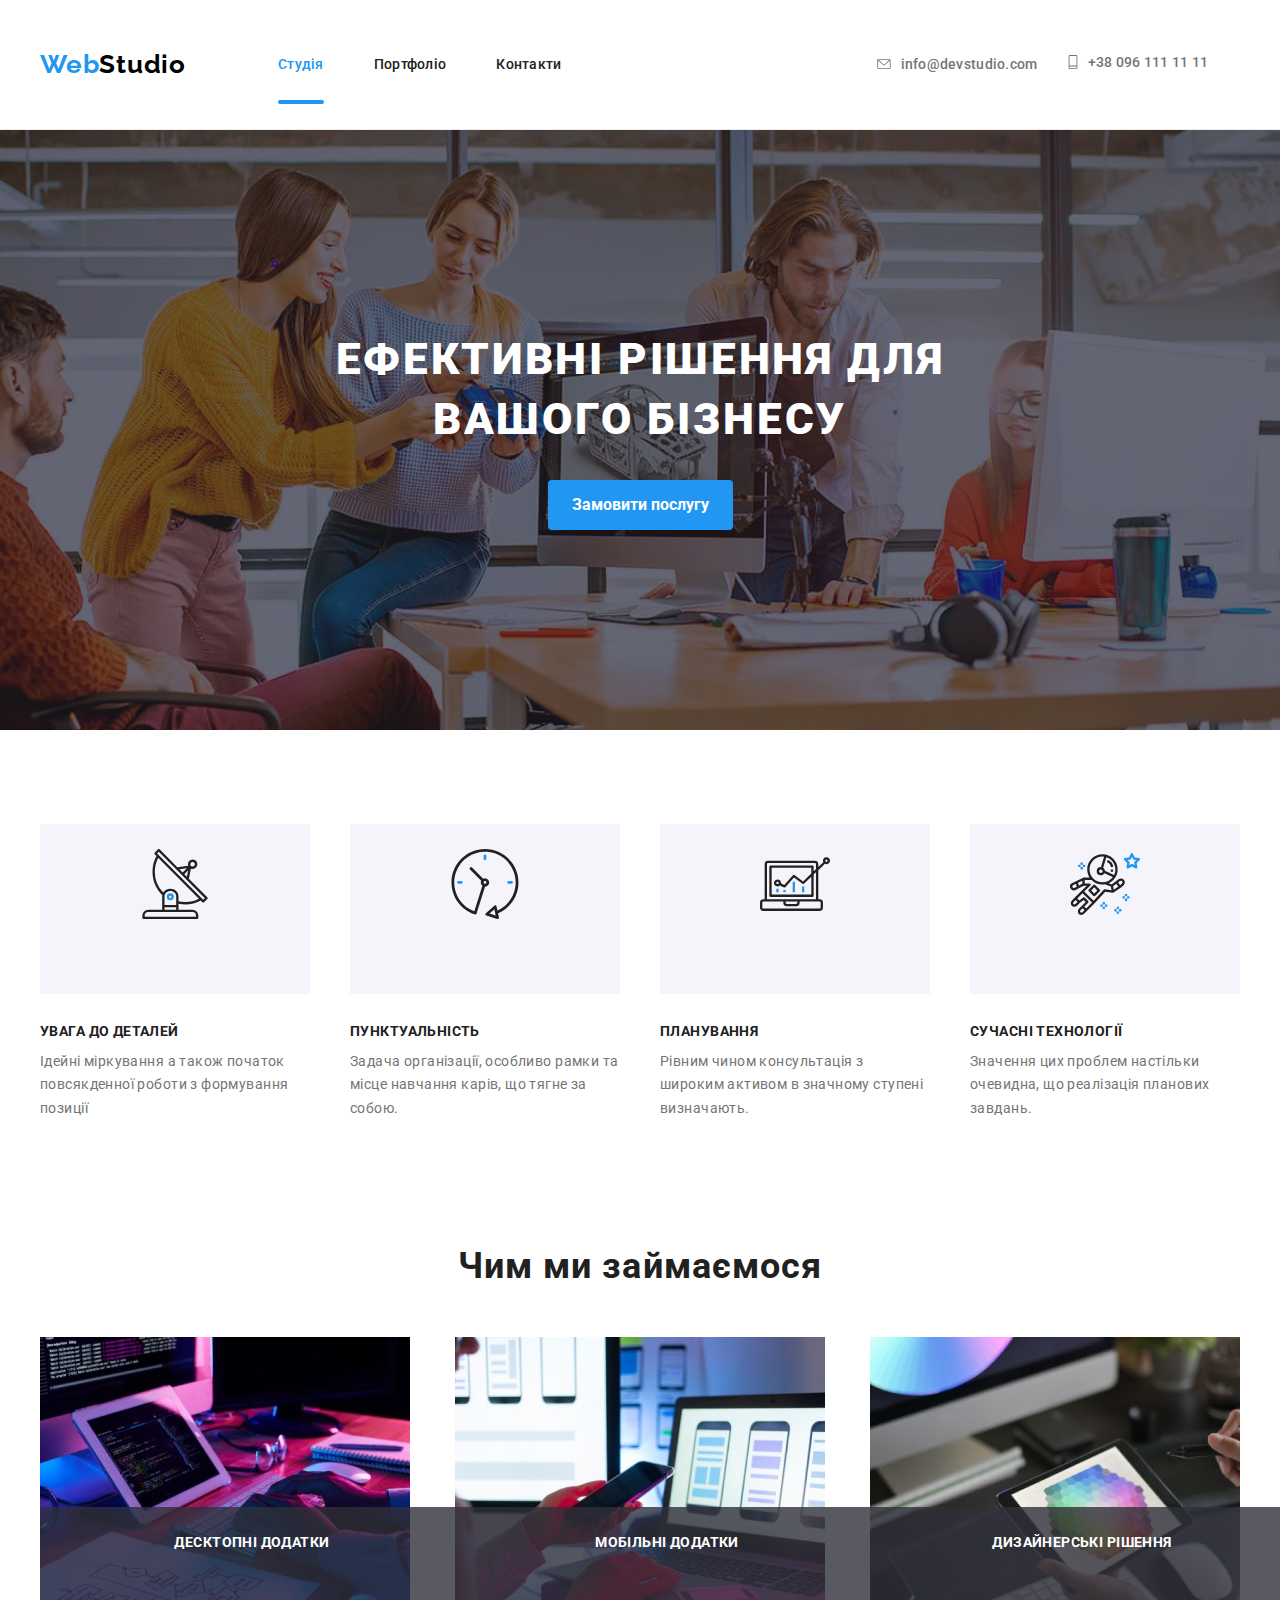
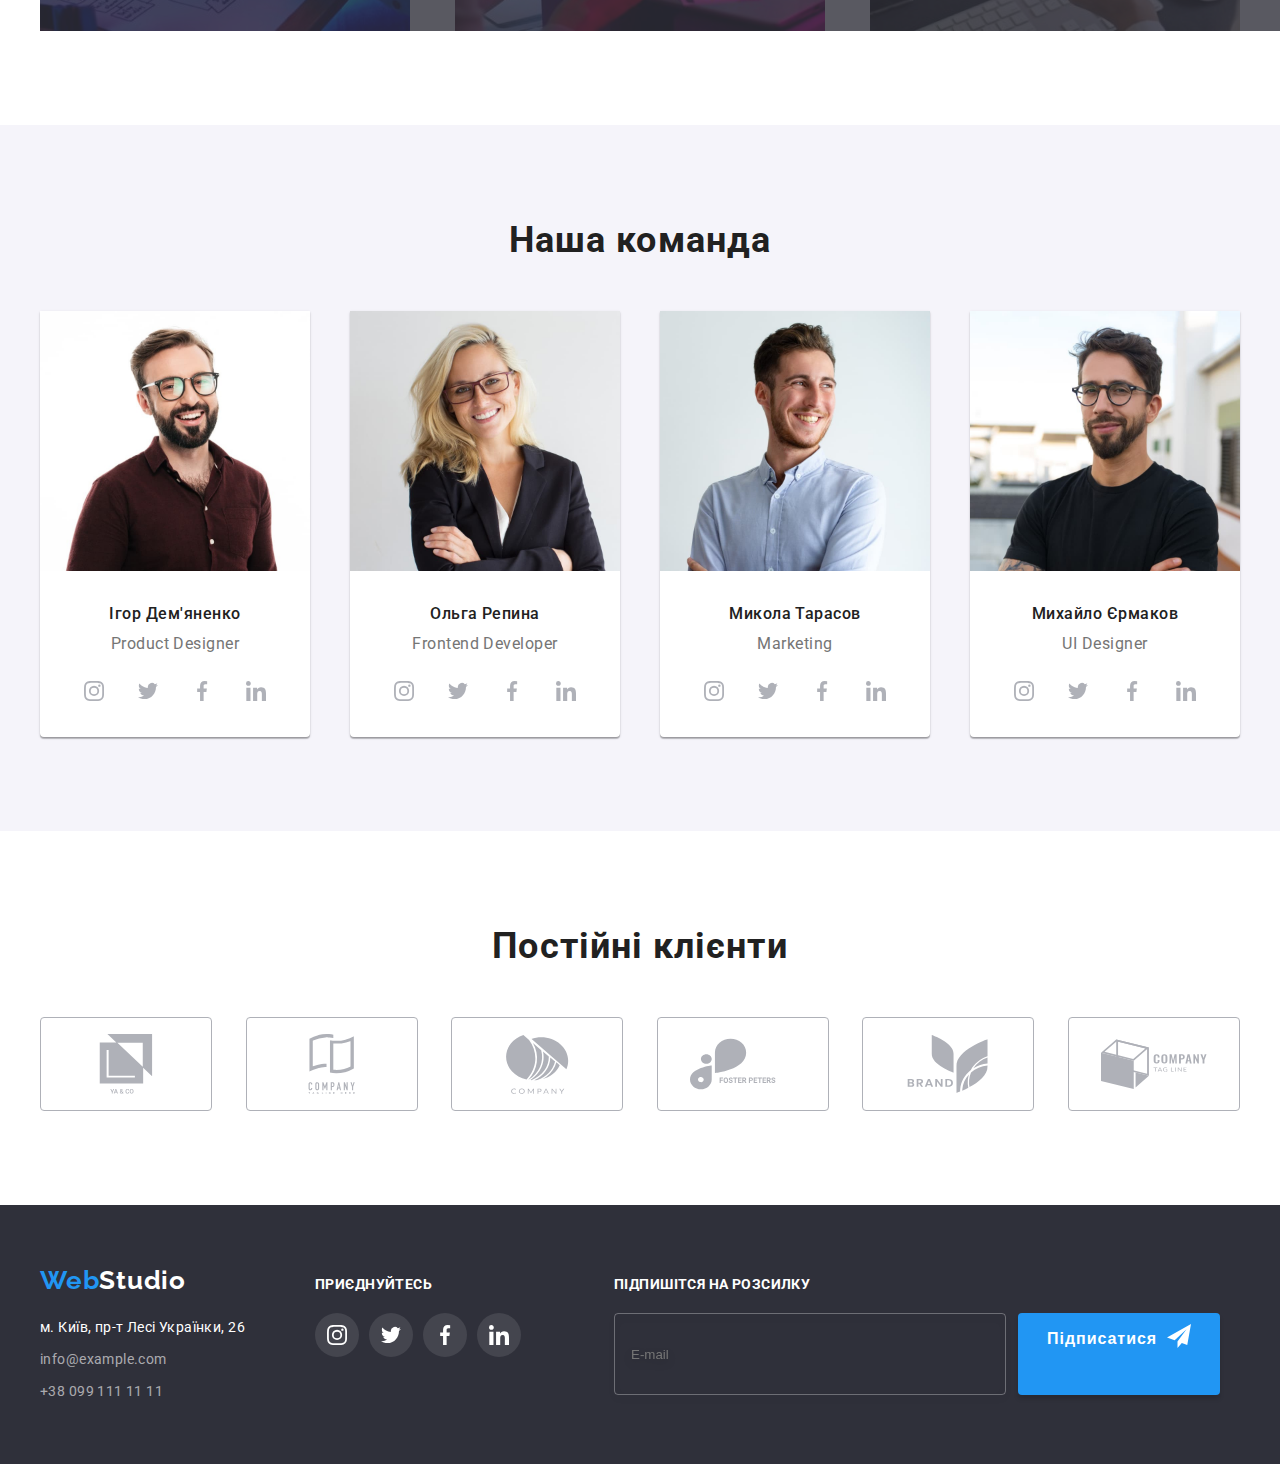
<file: index.html>
<!DOCTYPE html>
<html lang="uk">
	<head>
		<meta charset="UTF-8" />
		<meta http-equiv="X-UA-Compatible" content="IE=edge" />
		<meta name="viewport" content="width=device-width, initial-scale=1.0" />
		<title>Студія</title>
		<link rel="preconnect" href="https://fonts.googleapis.com" />
		<link rel="preconnect" href="https://fonts.gstatic.com" crossorigin />
		<link
			href="https://fonts.googleapis.com/css2?family=Raleway:wght@700&family=Roboto:wght@400;500;700;900&display=swap"
			rel="stylesheet"
		/>
		<link
			rel="stylesheet"
			href="https://cdnjs.cloudflare.com/ajax/libs/modern-normalize/1.1.0/modern-normalize.min.css"
			integrity="sha512-wpPYUAdjBVSE4KJnH1VR1HeZfpl1ub8YT/NKx4PuQ5NmX2tKuGu6U/JRp5y+Y8XG2tV+wKQpNHVUX03MfMFn9Q=="
			crossorigin="anonymous"
			referrerpolicy="no-referrer"
		/>
		<link rel="stylesheet" href="./css/main.min.css" />
	</head>

	<body>
		<header class="header-page">
			<div class="container container--header">
				<a class="container__logo container__logo--header-logo" href="./index.html">
					<span class="container--blue-text">Web</span>Studio
				</a>
				<button type="button" class="pages__button" data-pages__button>
					<svg width="40" height="40" aria-label="Меню сайта">
						<use class="pages__icon-menu" href="./images/svg/icons/symbol-defs.svg#menu"></use>
						<use class="pages__icon-close" href="./images/svg/icons/symbol-defs.svg#close"></use>
					</svg>
				</button>
				<div class="header-page__menu" data-header-page__menu>
					<nav class="nav">
						<ul class="pages">
							<li><a class="pages__header-link pages__header-link--current" href="./index.html">Студія</a></li>
							<li><a class="pages__header-link" href="./portfolio.html">Портфоліо</a></li>
							<li><a class="pages__header-link">Контакти</a></li>
						</ul>
					</nav>
					<ul class="company-contacts">
						<li>
							<a href="mailto:info@devstudio.com" class="company-contacts__contact company-contacts__contact--mail">
								<svg class="company-contacts__icon company-contacts__icon--mail">
									<use href="./images/svg/icons/symbol-defs.svg#envelope"></use>
								</svg>
								info@devstudio.com
							</a>
						</li>
						<li>
							<a href="tel:+380961111111" class="company-contacts__contact company-contacts__contact--tel">
								<svg class="company-contacts__icon company-contacts__icon--tel" width="10" height="16">
									<use href="./images/svg/icons/symbol-defs.svg#phone"></use>
								</svg>
								+38 096 111 11 11
							</a>
						</li>
						<ul class="company-contacts__links">
							<li class="company-contacts__social">
								<a class="company-contacts__link">Instagram</a>
							</li>
							<li class="company-contacts__social">
								<a class="company-contacts__link">Twitter</a>
							</li>
							<li class="company-contacts__social">
								<a class="company-contacts__link">Facebook</a>
							</li>
							<li class="company-contacts__social">
								<a class="company-contacts__link company-contacts__link--last">Linkedln</a>
							</li>
						</ul>
					</ul>
				</div>
			</div>
		</header>
		<main>
			<!-- Hero -->

			<section class="hero">
				<div class="container--hero">
					<h1 class="container__h1">Ефективні рішення для вашого бізнесу</h1>
					<button class="container__button" type="button" data-modal-open>Замовити послугу</button>
				</div>
			</section>

			<!-- Our principle -->

			<section class="section">
				<div class="container">
					<ul class="our-principles">
						<li class="principle">
							<div class="principle__icon">
								<svg width="70" height="70">
									<use href="./images/svg/icons/symbol-defs.svg#antenna"></use>
								</svg>
							</div>
							<h3 class="principle__title">Увага до деталей</h3>
							<p class="principle__description">
								Ідейні міркування а також початок повсякденної роботи з формування позиції
							</p>
						</li>
						<li class="principle">
							<div class="principle__icon">
								<svg width="70" height="70">
									<use href="./images/svg/icons/symbol-defs.svg#clock"></use>
								</svg>
							</div>
							<h3 class="principle__title">Пунктуальність</h3>
							<p class="principle__description">
								Задача організації, особливо рамки та місце навчання карів, що тягне за собою.
							</p>
						</li>
						<li class="principle">
							<div class="principle__icon">
								<svg width="70" height="70">
									<use href="./images/svg/icons/symbol-defs.svg#diagram"></use>
								</svg>
							</div>
							<h3 class="principle__title">Планування</h3>
							<p class="principle__description">
								Рівним чином консультація з широким активом в значному ступені визначають.
							</p>
						</li>
						<li class="principle">
							<div class="principle__icon">
								<svg width="70" height="70">
									<use href="./images/svg/icons/symbol-defs.svg#astronaut"></use>
								</svg>
							</div>
							<h3 class="principle__title">Сучасні технології</h3>
							<p class="principle__description">
								Значення цих проблем настільки очевидна, що реалізація планових завдань.
							</p>
						</li>
					</ul>
				</div>
			</section>

			<!-- What we do -->

			<section class="section section--what-we-do">
				<div class="container">
					<h2 class="container__title">Чим ми займаємося</h2>
					<ul class="what-we-do">
						<li class="what-we-do__img">
							<img srcset="
								./images/raster/what-we-do/img-1@1x_desk.jpg 1x, 
								./images/raster/what-we-do/img-1@2x_desk.jpg 2x"
								src="./images/raster/what-we-do/img-1@1x_desk.jpg"
								alt="десктопні додатки"
								width="370"
								height="294">
							<!-- <img src="./images/raster/what-we-do/img-1@1x_desk.jpg" alt="кодування по алгоритму" /> -->
							<div class="what-we-do__overlay">
								<p class="what-we-do__title">Десктопні додатки</p>
							</div>
						</li>
						<li class="what-we-do__img">
							<img srcset="
								./images/raster/what-we-do/img-2@1x_desk.jpg 1x, 
								./images/raster/what-we-do/img-2@2x_desk.jpg 2x"
								src="./images/raster/what-we-do/img-2@1x_desk.jpg"
								alt="программирование"
								width="370"
								height="294">
							<!-- <img src="./images/vybir-disaynu.jpg" alt="вибір дизайну" /> -->
							<div class="what-we-do__overlay">
								<p class="what-we-do__title">Мобільні додатки</p>
							</div>
						</li>
						<li class="what-we-do__img">
							<img srcset="
								./images/raster/what-we-do/img-3@1x_desk.jpg 1x, 
								./images/raster/what-we-do/img-3@2x_desk.jpg 2x"
								src="./images/raster/what-we-do/img-3@1x_desk.jpg"
								alt="программирование"
								width="370"
								height="294">
							<!-- <img src="./images/pidbir-palitry-kolyoru.jpg" alt="підбір палітри кольору" /> -->
							<div class="what-we-do__overlay">
								<p class="what-we-do__title">Дизайнерські рішення</p>
							</div>
						</li>
					</ul>
				</div>
			</section>

			<!-- Our team -->

			<section class="section section__our-team">
				<div class="container">
					<h2 class="container__title">Наша команда</h2>
					<ul class="team">
						<li class="team-participents">
							<picture>
								<source media="(min-width:1200px)" srcset="
													                    ./images/raster/team/desktop/img-1@1x_desk.jpg 1x,
													                    ./images/raster/team/desktop/img-1@2x_desk.jpg 2x
													                  " />
								<source media="(min-width:768px)" srcset="
													                    ./images/raster/team/tablet/img-1@1x_tab.jpg 1x,
													                    ./images/raster/team/tablet/img-1@2x_tab.jpg 2x
													                  " />
								<source media="(max-width: 767px)" srcset="
													                    ./images/raster/team/mobile/img-1@1x_mob.jpg 1x,
													                    ./images/raster/team/mobile/img-1@2x_mob.jpg 2x
													                  " />
						
								<img class="team-participents__img" src="./images/raster/team/desktop/img-1@1x_desk.jpg" alt="Ігор Дем'яненко" />
							</picture>
							<!-- <img src="./images/olha-repina.jpg" alt="Ігор Дем'яненко" /> -->
							<div class="about-participant">
								<h3 class="about-participant__name">Ігор Дем'яненко</h3>
								<p class="about-participant__job" lang="en">Product Designer</p>
								<ul class="participents-contacts">
									<li>
										<a class="participents-contacts__link" href="">
											<svg class="participents-contacts__icon">
												<use href="./images/svg/icons/symbol-defs.svg#instagram"></use>
											</svg>
										</a>
									</li>
									<li>
										<a class="participents-contacts__link" href="">
											<svg class="participents-contacts__icon">
												<use href="./images/svg/icons/symbol-defs.svg#twitter"></use>
											</svg>
										</a>
									</li>
									<li>
										<a class="participents-contacts__link" href="">
											<svg class="participents-contacts__icon">
												<use href="./images/svg/icons/symbol-defs.svg#facebook"></use>
											</svg>
										</a>
									</li>
									<li>
										<a class="participents-contacts__link" href="">
											<svg class="participents-contacts__icon">
												<use href="./images/svg/icons/symbol-defs.svg#linkedin"></use>
											</svg>
										</a>
									</li>
								</ul>
							</div>
						</li>
						<li class="team-participents">
							<picture>
								<source media="(min-width:1200px)" srcset="
							                    ./images/raster/team/desktop/img-2@1x_desk.jpg 1x,
							                    ./images/raster/team/desktop/img-2@2x_desk.jpg 2x
							                  " />
								<source media="(min-width:768px)" srcset="
							                    ./images/raster/team/tablet/img-2@1x_tab.jpg 1x,
							                    ./images/raster/team/tablet/img-2@2x_tab.jpg 2x
							                  " />
								<source media="(max-width: 767px)" srcset="
							                    ./images/raster/team/mobile/img-2@1x_mob.jpg 1x,
							                    ./images/raster/team/mobile/img-2@2x_mob.jpg 2x
							                  " />
							
								<img class="team-participents__img" src="./images/raster/team/desktop/img-2@1x_desk.jpg" alt="Ольга Репіна" />
							</picture>
							<!-- <img src="./images/olha-repina.jpg" alt="Ольга Репіна" /> -->
							<div class="about-participant">
								<h3 class="about-participant__name">Ольга Репина</h3>
								<p class="about-participant__job" lang="en">Frontend Developer</p>
								<ul class="participents-contacts">
									<li>
										<a class="participents-contacts__link" href="">
											<svg class="participents-contacts__icon">
												<use href="./images/svg/icons/symbol-defs.svg#instagram"></use>
											</svg>
										</a>
									</li>
									<li>
										<a class="participents-contacts__link" href="">
											<svg class="participents-contacts__icon">
												<use href="./images/svg/icons/symbol-defs.svg#twitter"></use>
											</svg>
										</a>
									</li>
									<li>
										<a class="participents-contacts__link" href="">
											<svg class="participents-contacts__icon">
												<use href="./images/svg/icons/symbol-defs.svg#facebook"></use>
											</svg>
										</a>
									</li>
									<li>
										<a class="participents-contacts__link" href="">
											<svg class="participents-contacts__icon">
												<use href="./images/svg/icons/symbol-defs.svg#linkedin"></use>
											</svg>
										</a>
									</li>
								</ul>
							</div>
						</li>
						<li class="team-participents">
							<picture>
								<source media="(min-width:1200px)" srcset="
							                    ./images/raster/team/desktop/img-3@1x_desk.jpg 1x,
							                    ./images/raster/team/desktop/img-3@2x_desk.jpg 2x
							                  " />
								<source media="(min-width:768px)" srcset="
							                    ./images/raster/team/tablet/img-3@1x_tab.jpg 1x,
							                    ./images/raster/team/tablet/img-3@2x_tab.jpg 2x
							                  " />
								<source media="(max-width: 767px)" srcset="
							                    ./images/raster/team/mobile/img-3@1x_mob.jpg 1x,
							                    ./images/raster/team/mobile/img-3@2x_mob.jpg 2x
							                  " />
							
								<img class="team-participents__img" src="./images/raster/team/desktop/img-3@1x_desk.jpg" alt="Микола Тарасов" />
							</picture>
							<!-- <img class="team-participents__img" src="./images/mykola-tarasov.jpg" alt="Микола Тарасов" /> -->
							<div class="about-participant">
								<h3 class="about-participant__name">Микола Тарасов</h3>
								<p class="about-participant__job" lang="en">Marketing</p>
								<ul class="participents-contacts">
									<li>
										<a class="participents-contacts__link" href="">
											<svg class="participents-contacts__icon">
												<use href="./images/svg/icons/symbol-defs.svg#instagram"></use>
											</svg>
										</a>
									</li>
									<li>
										<a class="participents-contacts__link" href="">
											<svg class="participents-contacts__icon">
												<use href="./images/svg/icons/symbol-defs.svg#twitter"></use>
											</svg>
										</a>
									</li>
									<li>
										<a class="participents-contacts__link" href="">
											<svg class="participents-contacts__icon">
												<use href="./images/svg/icons/symbol-defs.svg#facebook"></use>
											</svg>
										</a>
									</li>
									<li>
										<a class="participents-contacts__link" href="">
											<svg class="participents-contacts__icon">
												<use href="./images/svg/icons/symbol-defs.svg#linkedin"></use>
											</svg>
										</a>
									</li>
								</ul>
							</div>
						</li>
						<li class="team-participents">
							<picture>
								<source media="(min-width:1200px)" srcset="
							                    ./images/raster/team/desktop/img-4@1x_desk.jpg 1x,
							                    ./images/raster/team/desktop/img-4@2x_desk.jpg 2x
							                  " />
								<source media="(min-width:768px)" srcset="
							                    ./images/raster/team/tablet/img-4@1x_tab.jpg 1x,
							                    ./images/raster/team/tablet/img-4@2x_tab.jpg 2x
							                  " />
								<source media="(max-width: 767px)" srcset="
							                    ./images/raster/team/mobile/img-4@1x_mob.jpg 1x,
							                    ./images/raster/team/mobile/img-4@2x_mob.jpg 2x
							                  " />
							
								<img class="team-participents__img" src="./images/raster/team/desktop/img-4@1x_desk.jpg" alt="Михайло Єрмаков" />
							</picture>
							<!-- <img class="team-participents__img" src="./images/myhaylo-ermakov.jpg" alt="Михайло Єрмаков" /> -->
							<div class="about-participant">
								<h3 class="about-participant__name">Михайло Єрмаков</h3>
								<p class="about-participant__job" lang="en">UI Designer</p>
								<ul class="participents-contacts">
									<li>
										<a class="participents-contacts__link" href="">
											<svg class="participents-contacts__icon">
												<use href="./images/svg/icons/symbol-defs.svg#instagram"></use>
											</svg>
										</a>
									</li>
									<li>
										<a class="participents-contacts__link" href="">
											<svg class="participents-contacts__icon">
												<use href="./images/svg/icons/symbol-defs.svg#twitter"></use>
											</svg>
										</a>
									</li>
									<li>
										<a class="participents-contacts__link" href="">
											<svg class="participents-contacts__icon">
												<use href="./images/svg/icons/symbol-defs.svg#facebook"></use>
											</svg>
										</a>
									</li>
									<li>
										<a class="participents-contacts__link" href="">
											<svg class="participents-contacts__icon">
												<use href="./images/svg/icons/symbol-defs.svg#linkedin"></use>
											</svg>
										</a>
									</li>
								</ul>
							</div>
						</li>
					</ul>
				</div>
			</section>

			<!-- Regular clients -->

			<section class="section">
				<div class="container">
					<h2 class="container__title">Постійні клієнти</h2>
					<ul class="clients">
						<li>
							<a href="" class="clients__link">
								<svg class="clients__icon">
									<use href="./images/svg/icons/symbol-defs.svg#yaco"></use>
								</svg>
							</a>
						</li>
						<li>
							<a href="" class="clients__link">
								<svg class="clients__icon">
									<use href="./images/svg/icons/symbol-defs.svg#tagline-here"></use>
								</svg>
							</a>
						</li>
						<li>
							<a href="" class="clients__link">
								<svg class="clients__icon">
									<use href="./images/svg/icons/symbol-defs.svg#company"></use>
								</svg>
							</a>
						</li>
						<li>
							<a href="" class="clients__link">
								<svg class="clients__icon">
									<use href="./images/svg/icons/symbol-defs.svg#foster-peters"></use>
								</svg>
							</a>
						</li>
						<li>
							<a href="" class="clients__link">
								<svg class="clients__icon">
									<use href="./images/svg/icons/symbol-defs.svg#brand"></use>
								</svg>
							</a>
						</li>
						<li>
							<a href="" class="clients__link">
								<svg class="clients__icon">
									<use href="./images/svg/icons/symbol-defs.svg#tag-line"></use>
								</svg>
							</a>
						</li>
					</ul>
				</div>
			</section>

			<!-- Backdrop -->

			<div class="backdrop backdrop--is-hidden" data-modal>
				<div class="modal">
					<button class="modal__close" type="button" data-modal-close>
						<svg width="30" height="30">
							<use href="./images/svg/icons/symbol-defs.svg#close"></use>
						</svg>
					</button>
					<h4 class="modal__title">Залиште свої дані, ми вам передзвонимо</h4>
					<form class="modal-form">
						<div class="form-input">
							<label class="form-input__label" for="name">Ім'я</label>
							<input class="form-input__input" type="name" name="name" id="name" />
							<span class="modal-icon">
								<svg width="12" height="12">
									<use href="./images/svg/icons/symbol-defs.svg#silhouette"></use>
								</svg>
							</span>
						</div>
						<div class="form-input">
							<label class="form-input__label" for="tel">Телефон</label>
							<input class="form-input__input" type="tel" name="tel" id="tel" />
							<span class="modal-icon">
								<svg width="12" height="12">
									<use href="./images/svg/icons/symbol-defs.svg#handset"></use>
								</svg>
							</span>
						</div>
						<div class="form-input">
							<label class="form-input__label" for="email">Пошта</label>
							<input class="form-input__input" type="email" name="email" id="email" />
							<span class="modal-icon">
								<svg width="12" height="12">
									<use href="./images/svg/icons/symbol-defs.svg#envelope2"></use>
								</svg>
							</span>
						</div>
						<div class="form-input">
							<label class="form-input__label" for="text">Коментар</label>
							<textarea name="text" id="text" rows="7" placeholder="Введіть текст"></textarea>
						</div>
					</form>
					<div class="agreement-place">
						<label class="agreement-place__agree">
							<input class="checkbox" type="checkbox" name="agreement" value="" />
							<span class="checkbox-icon"></span>
							Погоджуюся з розсилкою та приймаю
							<a class="terms" href="https://www.youtube.com/watch?v=dQw4w9WgXcQ&ab_channel=RickAstley">
								Умови договору
							</a>
						</label>
					</div>
					<button class="modal-button" type="submit">Відправити</button>
				</div>
			</div>
		</main>
		<footer class="footer">
			<div class="container container--footer">
				<div class="container__contacts">
					<a class="container__logo container__logo--footer-logo">
						<span class="container--blue-text">Web</span>Studio</a>
					<address class="footer__adress">
						<p class="container__adress">м. Київ, пр-т Лесі Українки, 26</p>
						<ul class="contacts-footer">
							<li>
								<a href="mailto:info@example.com" class="contacts-footer__link">info@example.com</a>
							</li>
							<li>
								<a href="tel:+380991111111" class="contacts-footer__link">+38 099 111 11 11</a>
							</li>
						</ul>
					</address>
				</div>
				<div class="join">
					<h3 class="footer__title">Приєднуйтесь</h3>
					<ul class="participents-contacts">
						<li>
							<a class="join__link">
								<svg class="join__icon">
									<use href="./images/svg/icons/symbol-defs.svg#instagram"></use>
								</svg>
							</a>
						</li>
						<li>
							<a class="join__link">
								<svg class="join__icon">
									<use href="./images/svg/icons/symbol-defs.svg#twitter"></use>
								</svg>
							</a>
						</li>
						<li>
							<a class="join__link">
								<svg class="join__icon">
									<use href="./images/svg/icons/symbol-defs.svg#facebook"></use>
								</svg>
							</a>
						</li>
						<li>
							<a class="join__link">
								<svg class="join__icon">
									<use href="./images/svg/icons/symbol-defs.svg#linkedin"></use>
								</svg>
							</a>
						</li>
					</ul>
				</div>
				<div class="subscription">
					<h3 class="footer__title">Підпишітся на розсилку</h3>
					<div class="subscription__option">
						<input
							type="email"
							name="email"
							id="subscription__email"
							class="subscription__email"
							placeholder="E-mail"
						/>
						<button class="subscription__button" type="submit">
							Підписатися
							<svg width="24" height="24">
								<use href="./images/svg/icons/symbol-defs.svg#paper-plane"></use>
							</svg>
						</button>
					</div>
				</div>
			</div>
		</footer>
		<script src="./js/modal.js"></script>
		<script src="./js/menu.js"></script>
	</body>
</html>
</file>
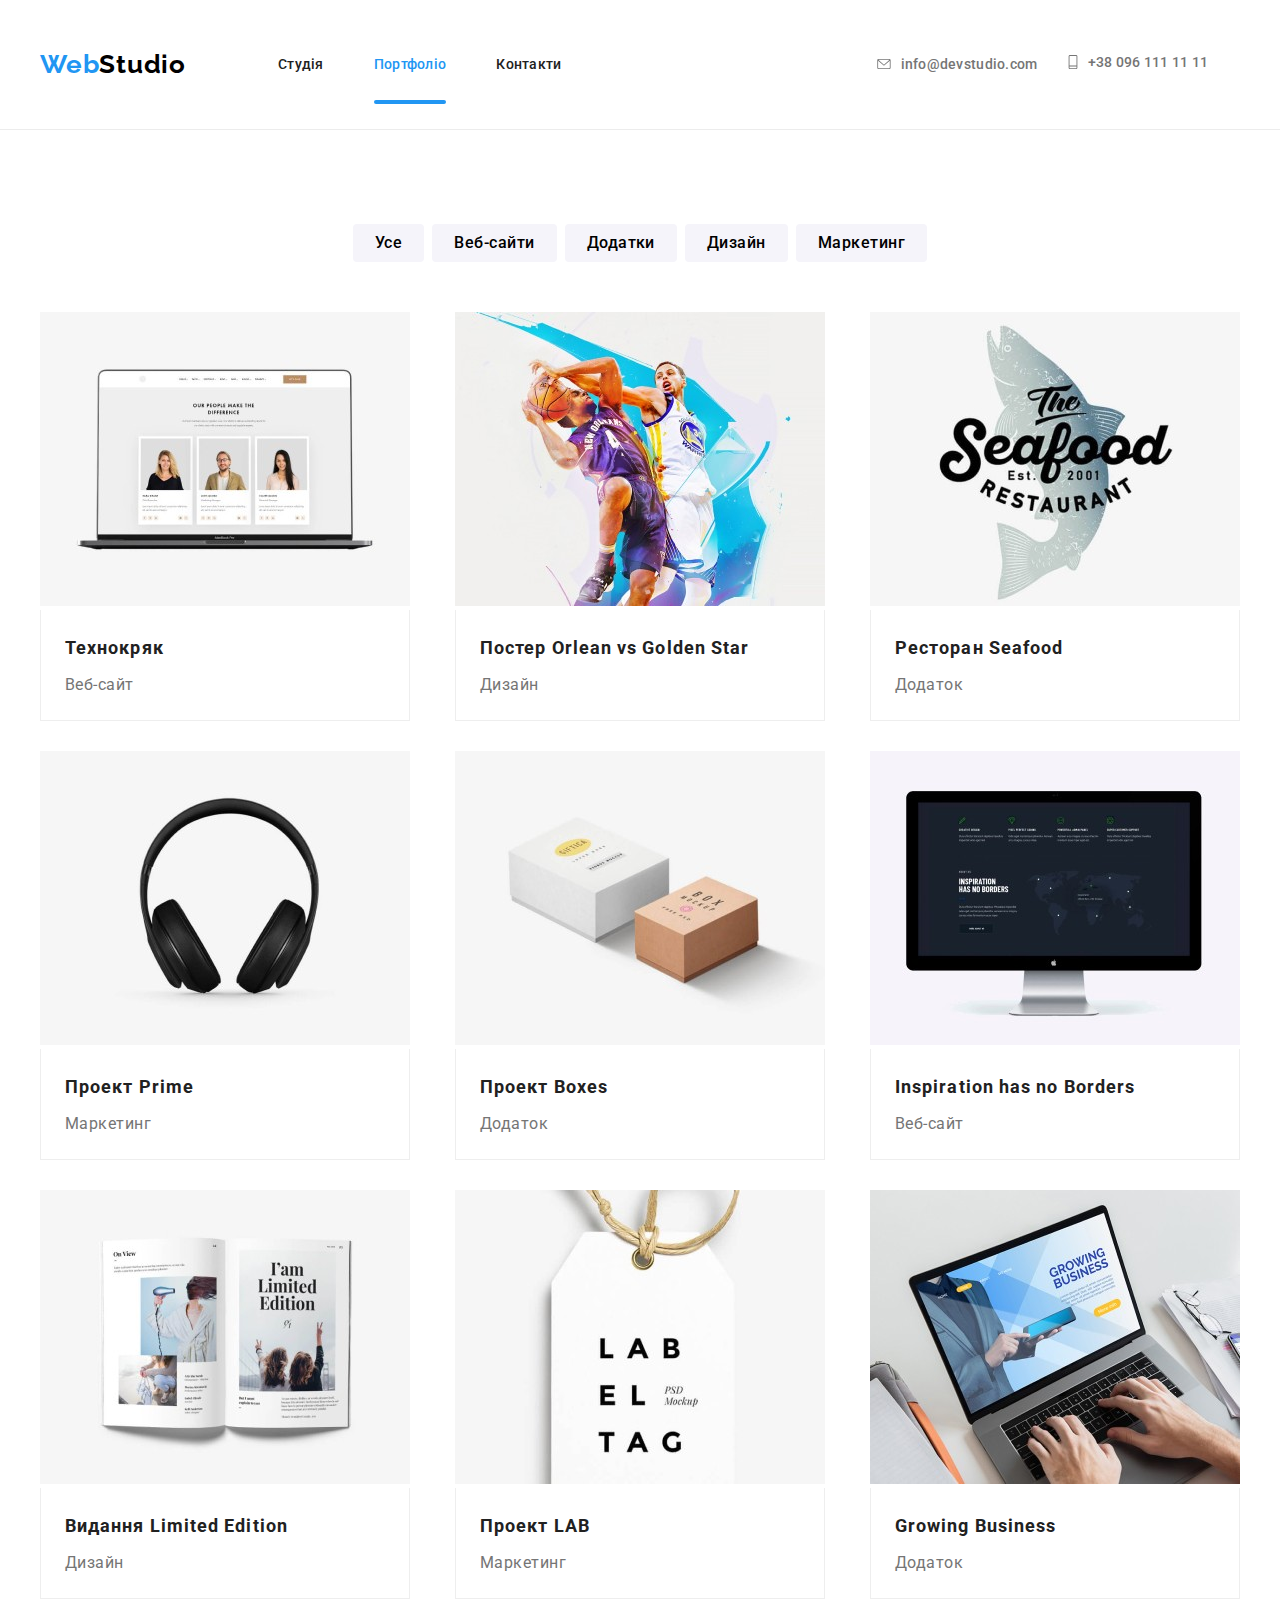
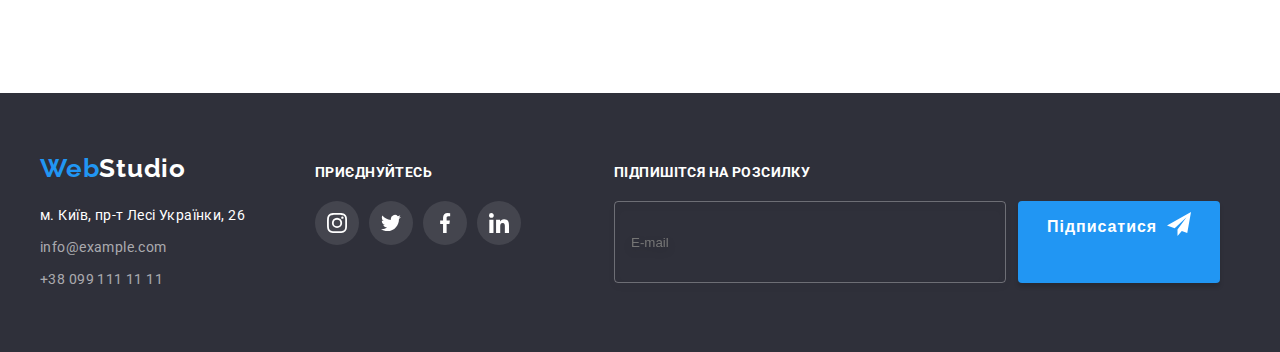
<file: portfolio.html>
<!DOCTYPE html>
<html lang="uk">
	<head>
		<meta charset="UTF-8" />
		<meta http-equiv="X-UA-Compatible" content="IE=edge" />
		<meta name="viewport" content="width=device-width, initial-scale=1.0" />
		<title>Портфоліо</title>
		<link rel="preconnect" href="https://fonts.googleapis.com" />
		<link rel="preconnect" href="https://fonts.gstatic.com" crossorigin />
		<link
			href="https://fonts.googleapis.com/css2?family=Raleway:wght@700&family=Roboto:wght@400;500;700;900&display=swap"
			rel="stylesheet"
		/>
		<link
			rel="stylesheet"
			href="https://cdnjs.cloudflare.com/ajax/libs/modern-normalize/1.1.0/modern-normalize.min.css"
			integrity="sha512-wpPYUAdjBVSE4KJnH1VR1HeZfpl1ub8YT/NKx4PuQ5NmX2tKuGu6U/JRp5y+Y8XG2tV+wKQpNHVUX03MfMFn9Q=="
			crossorigin="anonymous"
			referrerpolicy="no-referrer"
		/>
		<link rel="stylesheet" href="./css/main.min.css" />
	</head>

	<body>
		<header class="header-page">
			<div class="container container--header">
				<a class="container__logo container__logo--header-logo" href="./index.html">
					<span class="container--blue-text">Web</span>Studio
				</a>
				<button type="button" class="pages__button" data-pages__button>
					<svg width="40" height="40" aria-label="Меню сайта">
						<use class="pages__icon-menu" href="./images/svg/icons/symbol-defs.svg#menu"></use>
						<use class="pages__icon-close" href="./images/svg/icons/symbol-defs.svg#close"></use>
					</svg>
				</button>
				<div class="header-page__menu" data-header-page__menu>
					<nav class="nav">
						<ul class="pages">
							<li><a class="pages__header-link" href="./index.html">Студія</a></li>
							<li><a class="pages__header-link pages__header-link--current" href="./portfolio.html">Портфоліо</a></li>
							<li><a class="pages__header-link">Контакти</a></li>
						</ul>
					</nav>
					<ul class="company-contacts">
						<li>
							<a href="mailto:info@devstudio.com"
								class="company-contacts__contact company-contacts__contact--mail">
								<svg class="company-contacts__icon company-contacts__icon--mail">
									<use href="./images/svg/icons/symbol-defs.svg#envelope"></use>
								</svg>
								info@devstudio.com
							</a>
						</li>
						<li>
							<a href="tel:+380961111111" class="company-contacts__contact company-contacts__contact--tel">
								<svg class="company-contacts__icon company-contacts__icon--tel" width="10" height="16">
									<use href="./images/svg/icons/symbol-defs.svg#phone"></use>
								</svg>
								+38 096 111 11 11
							</a>
						</li>
						<ul class="company-contacts__links">
							<li class="company-contacts__social">
								<a class="company-contacts__link">Instagram</a>
							</li>
							<li class="company-contacts__social">
								<a class="company-contacts__link">Twitter</a>
							</li>
							<li class="company-contacts__social">
								<a class="company-contacts__link">Facebook</a>
							</li>
							<li class="company-contacts__social">
								<a class="company-contacts__link company-contacts__link--last">Linkedln</a>
							</li>
						</ul>
					</ul>
				</div>
			</div>
		</header>
		<main>
			<section class="section">
				<div class="container">
					<ul class="filters">
						<li><button class="filters__button">Усе</button></li>
						<li><button class="filters__button">Веб-сайти</button></li>
						<li><button class="filters__button">Додатки</button></li>
						<li><button class="filters__button">Дизайн</button></li>
						<li><button class="filters__button">Маркетинг</button></li>
					</ul>
					<ul class="projects">
						<li class="project">
							<a href="https://www.youtube.com/watch?v=dQw4w9WgXcQ&ab_channel=RickAstley" class="project__link">
								<div class="project__image">
									<picture>
										<source media="(min-width:1200px)" srcset="
																                    ./images/raster/portfolio/desktop/img-1@1x.jpg 1x,
																                    ./images/raster/portfolio/desktop/img-1@2x.jpg 2x
																                  " />
										<source media="(min-width:768px)" srcset="
																                    ./images/raster/portfolio/tablet/img-1@1x.jpg 1x,
																                    ./images/raster/portfolio/tablet/img-1@2x.jpg 2x
																                  " />
										<source media="(max-width: 767px)" srcset="
																                    ./images/raster/portfolio/mobile/img-1@1x.jpg 1x,
																                    ./images/raster/portfolio/mobile/img-1@2x.jpg 2x
																                  " />
									
										<img class="team-participents__img" src="./images/raster/portfolio/desktop/img-1@1x.jpg" alt="Лого технокряк" />
									</picture>
									<!-- <img src="./images/raster/portfolio/desktop/img-1@1x.jpg" alt="ноутбук з резюме" /> -->
									<div class="project__overlay">
										<p>
											Lorem ipsum dolor sit, amet consectetur adipisicing elit. Deserunt, sapiente ipsum architecto
											iusto repudiandae nemo cumque itaque cupiditate sunt impedit libero sed optio quia iure ut
											aspernatur dolores modi dolor quasi aperiam, ad ullam.
										</p>
									</div>
								</div>
								<div class="project__title">
									<h3 class="project__name">Технокряк</h3>
									<p class="project__type">Веб-сайт</p>
								</div>
							</a>
						</li>
						<li class="project">
							<a href="https://www.youtube.com/watch?v=dQw4w9WgXcQ&ab_channel=RickAstley" class="project__link">
								<div class="project__image">
									<picture>
										<source media="(min-width:1200px)" srcset="
																                    ./images/raster/portfolio/desktop/img-2@1x.jpg 1x,
																                    ./images/raster/portfolio/desktop/img-2@2x.jpg 2x
																                  " />
										<source media="(min-width:768px)" srcset="
																                    ./images/raster/portfolio/tablet/img-2@1x.jpg 1x,
																                    ./images/raster/portfolio/tablet/img-2@2x.jpg 2x
																                  " />
										<source media="(max-width: 767px)" srcset="
																                    ./images/raster/portfolio/mobile/img-2@1x.jpg 1x,
																                    ./images/raster/portfolio/mobile/img-2@2x.jpg 2x
																                  " />
									
										<img class="team-participents__img" src="./images/raster/portfolio/desktop/img-2@1x.jpg" alt="Постер New Orlean vs Golden Star" />
									</picture>
									<!-- <img src="./images/dva-basketbolisty.jpg" class="project__image" alt="Два баскетболісти" /> -->
									<div class="project__overlay">
										<p>
											Lorem ipsum dolor sit, amet consectetur adipisicing elit. Deserunt, sapiente ipsum architecto
											iusto repudiandae nemo cumque itaque cupiditate sunt impedit libero sed optio quia iure ut
											aspernatur dolores modi dolor quasi aperiam, ad ullam.
										</p>
									</div>
								</div>
								<div class="project__title">
									<h3 class="project__name">
										Постер
										<span lang="en">Orlean vs Golden Star</span>
									</h3>
									<p class="project__type">Дизайн</p>
								</div>
							</a>
						</li>
						<li class="project">
							<a href="https://www.youtube.com/watch?v=dQw4w9WgXcQ&ab_channel=RickAstley" class="project__link">
								<div class="project__image">
									<picture>
										<source media="(min-width:1200px)" srcset="
																                    ./images/raster/portfolio/desktop/img-3@1x.jpg 1x,
																                    ./images/raster/portfolio/desktop/img-3@2x.jpg 2x
																                  " />
										<source media="(min-width:768px)" srcset="
																                    ./images/raster/portfolio/tablet/img-3@1x.jpg 1x,
																                    ./images/raster/portfolio/tablet/img-3@2x.jpg 2x
																                  " />
										<source media="(max-width: 767px)" srcset="
																                    ./images/raster/portfolio/mobile/img-3@1x.jpg 1x,
																                    ./images/raster/portfolio/mobile/img-3@2x.jpg 2x
																                  " />
									
										<img class="team-participents__img" src="./images/raster/portfolio/desktop/img-3@1x.jpg" alt="Лого SeaFood" />
									</picture>
									<!-- <img
										src="./images/seafood-restaurant-logo.jpg"
										class="project__image"
										alt="Логотип Seafood Restaurant"
									/> -->
									<div class="project__overlay">
										<p>
											Lorem ipsum dolor sit, amet consectetur adipisicing elit. Deserunt, sapiente ipsum architecto
											iusto repudiandae nemo cumque itaque cupiditate sunt impedit libero sed optio quia iure ut
											aspernatur dolores modi dolor quasi aperiam, ad ullam.
										</p>
									</div>
								</div>
								<div class="project__title">
									<h3 class="project__name">
										Ресторан
										<span lang="en">Seafood</span>
									</h3>
									<p class="project__type">Додаток</p>
								</div>
							</a>
						</li>
						<li class="project">
							<a href="https://www.youtube.com/watch?v=dQw4w9WgXcQ&ab_channel=RickAstley" class="project__link">
								<div class="project__image">
									<picture>
										<source media="(min-width:1200px)" srcset="
																                    ./images/raster/portfolio/desktop/img-4@1x.jpg 1x,
																                    ./images/raster/portfolio/desktop/img-4@2x.jpg 2x
																                  " />
										<source media="(min-width:768px)" srcset="
																                    ./images/raster/portfolio/tablet/img-4@1x.jpg 1x,
																                    ./images/raster/portfolio/tablet/img-4@2x.jpg 2x
																                  " />
										<source media="(max-width: 767px)" srcset="
																                    ./images/raster/portfolio/mobile/img-4@1x.jpg 1x,
																                    ./images/raster/portfolio/mobile/img-4@2x.jpg 2x
																                  " />
									
										<img class="team-participents__img" src="./images/raster/portfolio/desktop/img-4@1x.jpg" alt="Лого Prime" />
									</picture>
									<!-- <img src="./images/headphones.jpg" class="project__image" alt="Навушники" /> -->
									<div class="project__overlay">
										<p>
											Lorem ipsum dolor sit, amet consectetur adipisicing elit. Deserunt, sapiente ipsum architecto
											iusto repudiandae nemo cumque itaque cupiditate sunt impedit libero sed optio quia iure ut
											aspernatur dolores modi dolor quasi aperiam, ad ullam.
										</p>
									</div>
								</div>
								<div class="project__title">
									<h3 class="project__name">
										Проект
										<span lang="en">Prime</span>
									</h3>
									<p class="project__type">Маркетинг</p>
								</div>
							</a>
						</li>
						<li class="project">
							<a href="https://www.youtube.com/watch?v=dQw4w9WgXcQ&ab_channel=RickAstley" class="project__link">
								<div class="project__image">
									<picture>
										<source media="(min-width:1200px)" srcset="
																                    ./images/raster/portfolio/desktop/img-5@1x.jpg 1x,
																                    ./images/raster/portfolio/desktop/img-5@2x.jpg 2x
																                  " />
										<source media="(min-width:768px)" srcset="
																                    ./images/raster/portfolio/tablet/img-5@1x.jpg 1x,
																                    ./images/raster/portfolio/tablet/img-5@2x.jpg 2x
																                  " />
										<source media="(max-width: 767px)" srcset="
																                    ./images/raster/portfolio/mobile/img-5@1x.jpg 1x,
																                    ./images/raster/portfolio/mobile/img-5@2x.jpg 2x
																                  " />
									
										<img class="team-participents__img" src="./images/raster/portfolio/desktop/img-5@1x.jpg" alt="Лого Boxes" />
									</picture>
									<!-- <img src="./images/two-boxes.jpg" class="project__image" alt="Дві коробочки" /> -->
									<div class="project__overlay">
										<p>
											Lorem ipsum dolor sit, amet consectetur adipisicing elit. Deserunt, sapiente ipsum architecto
											iusto repudiandae nemo cumque itaque cupiditate sunt impedit libero sed optio quia iure ut
											aspernatur dolores modi dolor quasi aperiam, ad ullam.
										</p>
									</div>
								</div>
								<div class="project__title">
									<h3 class="project__name">
										Проект
										<span class="en">Boxes</span>
									</h3>
									<p class="project__type">Додаток</p>
								</div>
							</a>
						</li>
						<li class="project">
							<a href="https://www.youtube.com/watch?v=dQw4w9WgXcQ&ab_channel=RickAstley" class="project__link">
								<div class="project__image">
									<picture>
										<source media="(min-width:1200px)" srcset="
																                    ./images/raster/portfolio/desktop/img-6@1x.jpg 1x,
																                    ./images/raster/portfolio/desktop/img-6@2x.jpg 2x
																                  " />
										<source media="(min-width:768px)" srcset="
																                    ./images/raster/portfolio/tablet/img-6@1x.jpg 1x,
																                    ./images/raster/portfolio/tablet/img-6@2x.jpg 2x
																                  " />
										<source media="(max-width: 767px)" srcset="
																                    ./images/raster/portfolio/mobile/img-6@1x.jpg 1x,
																                    ./images/raster/portfolio/mobile/img-6@2x.jpg 2x
																                  " />
									
										<img class="team-participents__img" src="./images/raster/portfolio/desktop/img-6@1x.jpg" alt="Лого Inspiration has no Borders" />
									</picture>
									<!-- <img src="./images/monitor-kompyutera.jpg" class="project__image" alt="Монітор компьютера" /> -->
									<div class="project__overlay">
										<p>
											Lorem ipsum dolor sit, amet consectetur adipisicing elit. Deserunt, sapiente ipsum architecto
											iusto repudiandae nemo cumque itaque cupiditate sunt impedit libero sed optio quia iure ut
											aspernatur dolores modi dolor quasi aperiam, ad ullam.
										</p>
									</div>
								</div>
								<div class="project__title">
									<h3 class="project__name" lang="en">Inspiration has no Borders</h3>
									<p class="project__type">Веб-сайт</p>
								</div>
							</a>
						</li>
						<li class="project">
							<a href="https://www.youtube.com/watch?v=dQw4w9WgXcQ&ab_channel=RickAstley" class="project__link">
								<div class="project__image">
									<picture>
										<source media="(min-width:1200px)" srcset="
																                    ./images/raster/portfolio/desktop/img-7@1x.jpg 1x,
																                    ./images/raster/portfolio/desktop/img-7@2x.jpg 2x
																                  " />
										<source media="(min-width:768px)" srcset="
																                    ./images/raster/portfolio/tablet/img-7@1x.jpg 1x,
																                    ./images/raster/portfolio/tablet/img-7@2x.jpg 2x
																                  " />
										<source media="(max-width: 767px)" srcset="
																                    ./images/raster/portfolio/mobile/img-7@1x.jpg 1x,
																                    ./images/raster/portfolio/mobile/img-7@2x.jpg 2x
																                  " />
									
										<img class="team-participents__img" src="./images/raster/portfolio/desktop/img-7@1x.jpg" alt="Лого Limited Edition" />
									</picture>
									<!-- <img src="./images/rozvorot-knygy.jpg" class="project__image" alt="Розворот книги" /> -->
									<div class="project__overlay">
										<p>
											Lorem ipsum dolor sit, amet consectetur adipisicing elit. Deserunt, sapiente ipsum architecto
											iusto repudiandae nemo cumque itaque cupiditate sunt impedit libero sed optio quia iure ut
											aspernatur dolores modi dolor quasi aperiam, ad ullam.
										</p>
									</div>
								</div>
								<div class="project__title">
									<h3 class="project__name">
										Видання
										<span lang="en">Limited Edition</span>
									</h3>
									<p class="project__type">Дизайн</p>
								</div>
							</a>
						</li>
						<li class="project">
							<a href="https://www.youtube.com/watch?v=dQw4w9WgXcQ&ab_channel=RickAstley" class="project__link">
								<div class="project__image">
									<picture>
										<source media="(min-width:1200px)" srcset="
																                    ./images/raster/portfolio/desktop/img-8@1x.jpg 1x,
																                    ./images/raster/portfolio/desktop/img-8@2x.jpg 2x
																                  " />
										<source media="(min-width:768px)" srcset="
																                    ./images/raster/portfolio/tablet/img-8@1x.jpg 1x,
																                    ./images/raster/portfolio/tablet/img-8@2x.jpg 2x
																                  " />
										<source media="(max-width: 767px)" srcset="
																                    ./images/raster/portfolio/mobile/img-8@1x.jpg 1x,
																                    ./images/raster/portfolio/mobile/img-8@2x.jpg 2x
																                  " />
									
										<img class="team-participents__img" src="./images/raster/portfolio/desktop/img-8@1x.jpg" alt="Лого LAB" />
									</picture>
									<!-- <img src="./images/clothes-laber.jpg" class="project__image" alt="Ярлик з одягу" /> -->
									<div class="project__overlay">
										<p>
											Lorem ipsum dolor sit, amet consectetur adipisicing elit. Deserunt, sapiente ipsum architecto
											iusto repudiandae nemo cumque itaque cupiditate sunt impedit libero sed optio quia iure ut
											aspernatur dolores modi dolor quasi aperiam, ad ullam.
										</p>
									</div>
								</div>
								<div class="project__title">
									<h3 class="project__name">
										Проект
										<span lang="en">LAB</span>
									</h3>
									<p class="project__type">Маркетинг</p>
								</div>
							</a>
						</li>
						<li class="project">
							<a href="https://www.youtube.com/watch?v=dQw4w9WgXcQ&ab_channel=RickAstley" class="project__link">
								<div class="project__image">
									<picture>
										<source media="(min-width:1200px)" srcset="
																                    ./images/raster/portfolio/desktop/img-9@1x.jpg 1x,
																                    ./images/raster/portfolio/desktop/img-9@2x.jpg 2x
																                  " />
										<source media="(min-width:768px)" srcset="
																                    ./images/raster/portfolio/tablet/img-9@1x.jpg 1x,
																                    ./images/raster/portfolio/tablet/img-9@2x.jpg 2x
																                  " />
										<source media="(max-width: 767px)" srcset="
																                    ./images/raster/portfolio/mobile/img-9@1x.jpg 1x,
																                    ./images/raster/portfolio/mobile/img-9@2x.jpg 2x
																                  " />
									
										<img class="team-participents__img" src="./images/raster/portfolio/desktop/img-9@1x.jpg" alt="Лого Growing Business" />
									</picture>
									<!-- <img src="./images/work-on-the-computer.jpg" class="project__image" alt="Людина працює на ноутбуці" /> -->
									<div class="project__overlay">
										<p>
											Lorem ipsum dolor sit, amet consectetur adipisicing elit. Deserunt, sapiente ipsum architecto
											iusto repudiandae nemo cumque itaque cupiditate sunt impedit libero sed optio quia iure ut
											aspernatur dolores modi dolor quasi aperiam, ad ullam.
										</p>
									</div>
								</div>
								<div class="project__title">
									<h3 class="project__name" lang="en">Growing Business</h3>
									<p class="project__type">Додаток</p>
								</div>
							</a>
						</li>
					</ul>
				</div>
			</section>
		</main>
		<footer class="footer">
			<div class="container container--footer">
				<div class="container__contacts">
					<a class="container__logo container__logo--footer-logo">
						<span class="container--blue-text">Web</span>Studio</a>
					<address class="footer__adress">
						<p class="container__adress">м. Київ, пр-т Лесі Українки, 26</p>
						<ul class="contacts-footer">
							<li>
								<a href="mailto:info@example.com" class="contacts-footer__link">info@example.com</a>
							</li>
							<li>
								<a href="tel:+380991111111" class="contacts-footer__link">+38 099 111 11 11</a>
							</li>
						</ul>
					</address>
				</div>
				<div class="join">
					<h3 class="footer__title">Приєднуйтесь</h3>
					<ul class="participents-contacts">
						<li>
							<a class="join__link">
								<svg class="join__icon">
									<use href="./images/svg/icons/symbol-defs.svg#instagram"></use>
								</svg>
							</a>
						</li>
						<li>
							<a class="join__link">
								<svg class="join__icon">
									<use href="./images/svg/icons/symbol-defs.svg#twitter"></use>
								</svg>
							</a>
						</li>
						<li>
							<a class="join__link">
								<svg class="join__icon">
									<use href="./images/svg/icons/symbol-defs.svg#facebook"></use>
								</svg>
							</a>
						</li>
						<li>
							<a class="join__link">
								<svg class="join__icon">
									<use href="./images/svg/icons/symbol-defs.svg#linkedin"></use>
								</svg>
							</a>
						</li>
					</ul>
				</div>
				<div class="subscription">
					<h3 class="footer__title">Підпишітся на розсилку</h3>
					<div class="subscription__option">
						<input type="email" name="email" id="subscription__email" class="subscription__email"
							placeholder="E-mail" />
						<button class="subscription__button" type="submit">
							Підписатися
							<svg width="24" height="24">
								<use href="./images/svg/icons/symbol-defs.svg#paper-plane"></use>
							</svg>
						</button>
					</div>
				</div>
			</div>
		</footer>
		<script src="./js/menu.js"></script>
	</body>
</html>
</file>
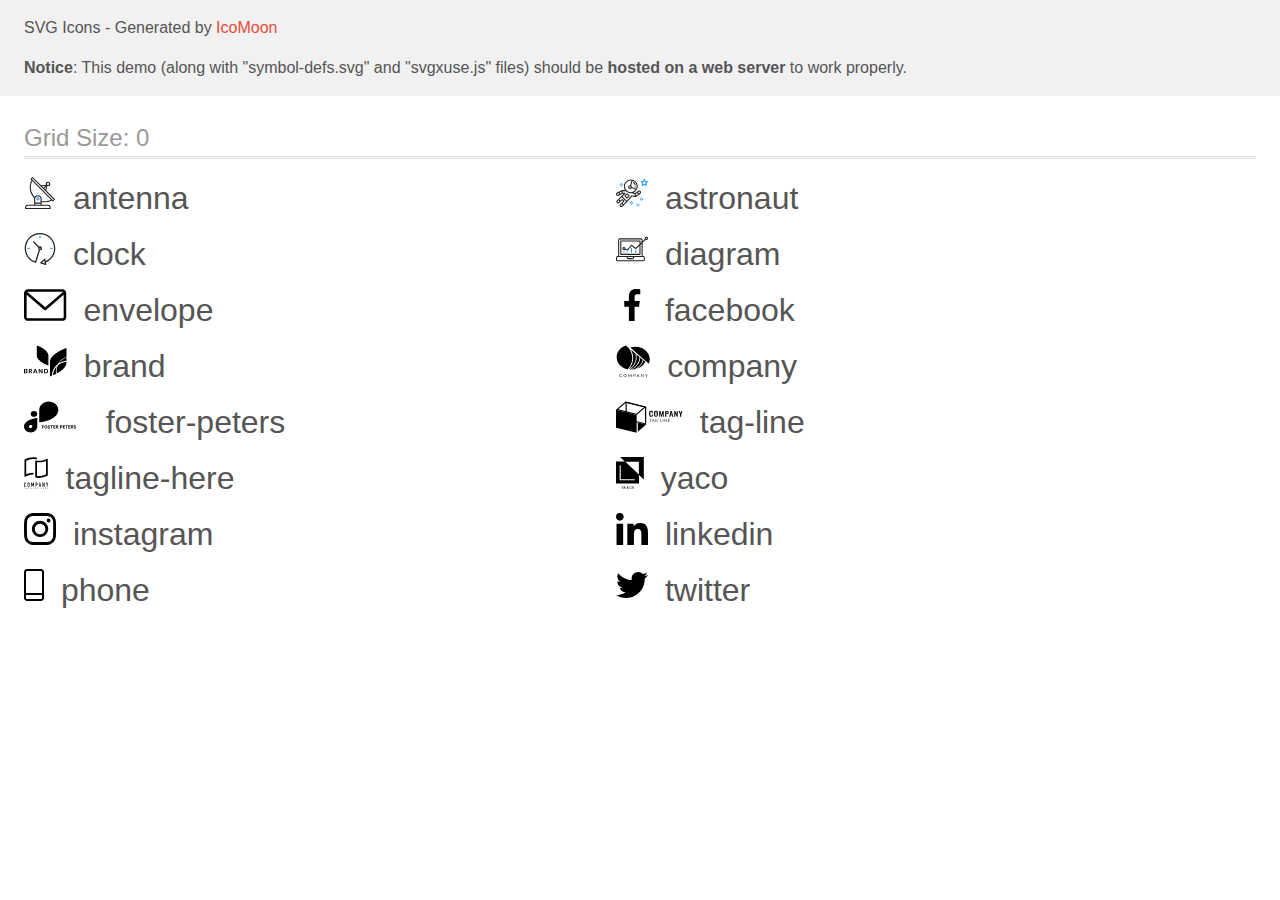
<file: images/svg/icons/demo-external-svg.html>
<!doctype html>
<html>
<head>
    <title>IcoMoon - SVG Icons</title>
    <meta charset="utf-8">
    <meta name="viewport" content="width=device-width, initial-scale=1">
    <link rel="stylesheet" href="demo-files/demo.css">
    <link rel="stylesheet" href="style.css">
</head>
<body>
<header class="bgc1 clearfix">
<div class="mhl">
    <p>SVG Icons - Generated by <a href="https://icomoon.io/app">IcoMoon</a></p><p><strong>Notice</strong>: This demo (along with "symbol-defs.svg" and "svgxuse.js" files) should be <b>hosted on a web server</b> to work properly.</p>
</div>
</header>
    <div class="clearfix mhl ptl">
        <h1 class="mvm mtn fgc1">Grid Size: 0</h1>
        <div class="glyph fs1">
            <div class="clearfix pbs">
                <svg class="icon antenna"><use xlink:href="symbol-defs.svg#antenna"></use></svg><span class="name"> antenna</span>
            </div>
        </div>
        <div class="glyph fs1">
            <div class="clearfix pbs">
                <svg class="icon astronaut"><use xlink:href="symbol-defs.svg#astronaut"></use></svg><span class="name"> astronaut</span>
            </div>
        </div>
        <div class="glyph fs1">
            <div class="clearfix pbs">
                <svg class="icon clock"><use xlink:href="symbol-defs.svg#clock"></use></svg><span class="name"> clock</span>
            </div>
        </div>
        <div class="glyph fs1">
            <div class="clearfix pbs">
                <svg class="icon diagram"><use xlink:href="symbol-defs.svg#diagram"></use></svg><span class="name"> diagram</span>
            </div>
        </div>
        <div class="glyph fs1">
            <div class="clearfix pbs">
                <svg class="icon envelope"><use xlink:href="symbol-defs.svg#envelope"></use></svg><span class="name"> envelope</span>
            </div>
        </div>
        <div class="glyph fs1">
            <div class="clearfix pbs">
                <svg class="icon facebook"><use xlink:href="symbol-defs.svg#facebook"></use></svg><span class="name"> facebook</span>
            </div>
        </div>
        <div class="glyph fs1">
            <div class="clearfix pbs">
                <svg class="icon brand"><use xlink:href="symbol-defs.svg#brand"></use></svg><span class="name"> brand</span>
            </div>
        </div>
        <div class="glyph fs1">
            <div class="clearfix pbs">
                <svg class="icon company"><use xlink:href="symbol-defs.svg#company"></use></svg><span class="name"> company</span>
            </div>
        </div>
        <div class="glyph fs1">
            <div class="clearfix pbs">
                <svg class="icon foster-peters"><use xlink:href="symbol-defs.svg#foster-peters"></use></svg><span class="name"> foster-peters</span>
            </div>
        </div>
        <div class="glyph fs1">
            <div class="clearfix pbs">
                <svg class="icon tag-line"><use xlink:href="symbol-defs.svg#tag-line"></use></svg><span class="name"> tag-line</span>
            </div>
        </div>
        <div class="glyph fs1">
            <div class="clearfix pbs">
                <svg class="icon tagline-here"><use xlink:href="symbol-defs.svg#tagline-here"></use></svg><span class="name"> tagline-here</span>
            </div>
        </div>
        <div class="glyph fs1">
            <div class="clearfix pbs">
                <svg class="icon yaco"><use xlink:href="symbol-defs.svg#yaco"></use></svg><span class="name"> yaco</span>
            </div>
        </div>
        <div class="glyph fs1">
            <div class="clearfix pbs">
                <svg class="icon instagram"><use xlink:href="symbol-defs.svg#instagram"></use></svg><span class="name"> instagram</span>
            </div>
        </div>
        <div class="glyph fs1">
            <div class="clearfix pbs">
                <svg class="icon linkedin"><use xlink:href="symbol-defs.svg#linkedin"></use></svg><span class="name"> linkedin</span>
            </div>
        </div>
        <div class="glyph fs1">
            <div class="clearfix pbs">
                <svg class="icon phone"><use xlink:href="symbol-defs.svg#phone"></use></svg><span class="name"> phone</span>
            </div>
        </div>
        <div class="glyph fs1">
            <div class="clearfix pbs">
                <svg class="icon twitter"><use xlink:href="symbol-defs.svg#twitter"></use></svg><span class="name"> twitter</span>
            </div>
        </div>
  </div>
<script defer src="svgxuse.js"></script>
</body>
</html>
</file>
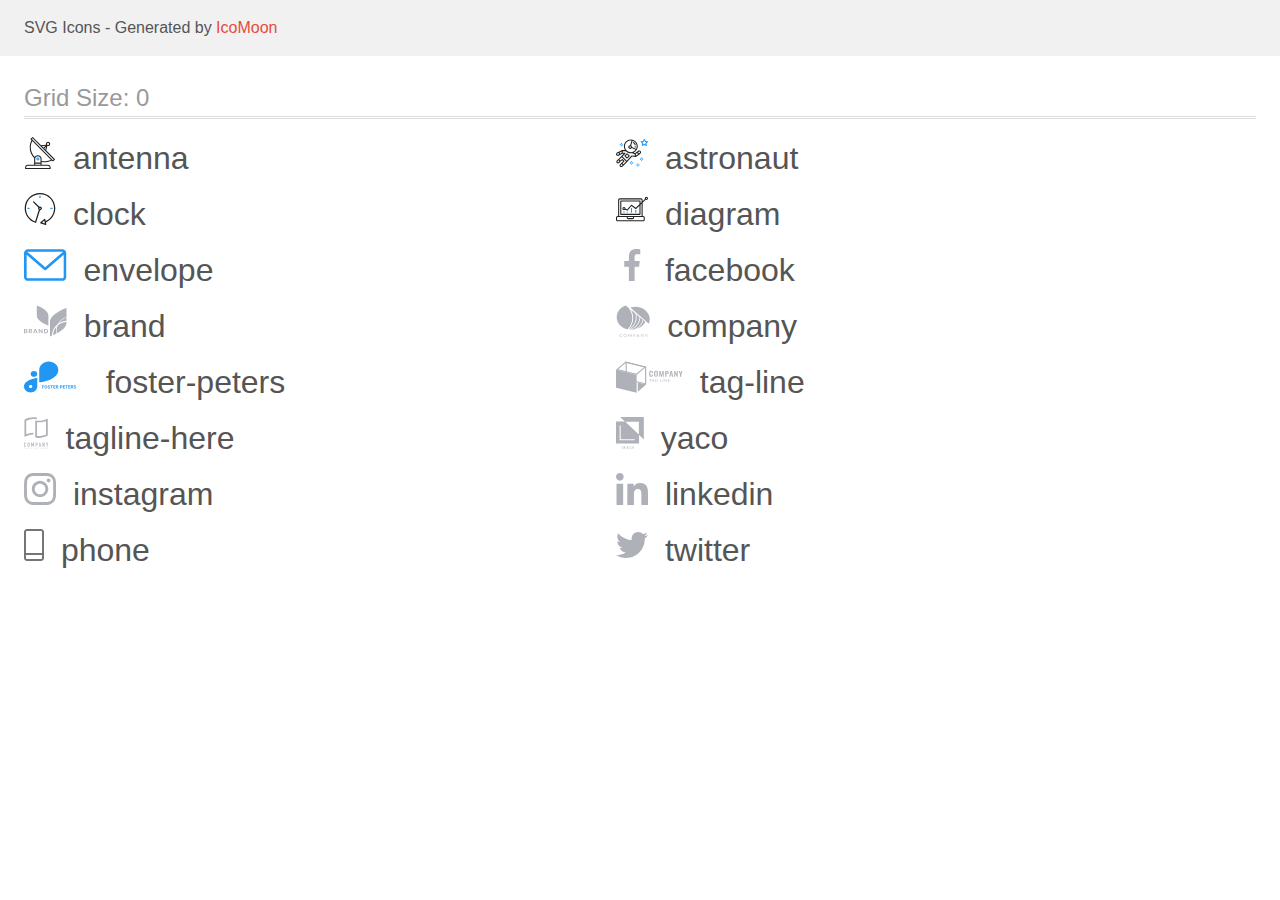
<file: images/svg/icons/demo.html>
<!doctype html>
<html>
<head>
    <title>IcoMoon - SVG Icons</title>
    <meta charset="utf-8">
    <meta name="viewport" content="width=device-width, initial-scale=1">
    <link rel="stylesheet" href="demo-files/demo.css">
    <link rel="stylesheet" href="style.css">
</head>
<body>
<svg aria-hidden="true" style="position: absolute; width: 0; height: 0; overflow: hidden;" version="1.1" xmlns="http://www.w3.org/2000/svg" xmlns:xlink="http://www.w3.org/1999/xlink">
<defs>
<symbol id="antenna" viewBox="0 0 32 32">
<path fill="#212121" style="fill: var(--color1, #212121)" d="M30.773 22.098l-8.443-8.505 0.937-4.616c0.225 0.090 0.485 0.144 0.758 0.146h0.007c0.008 0 0.017 0 0.026 0 1.192 0 2.159-0.967 2.159-2.159s-0.967-2.159-2.159-2.159c-1.192 0-2.159 0.967-2.159 2.159 0 0.259 0.046 0.508 0.13 0.739l-0.005-0.015-4.96 0.606-8.091-8.133c-0.096-0.098-0.229-0.159-0.376-0.16h-0c-0.14 0.001-0.274 0.057-0.373 0.155l-1.512 1.504c-0.096 0.097-0.156 0.23-0.156 0.377s0.060 0.281 0.156 0.377v0l0.814 0.825c-1.143 2.062-1.816 4.522-1.816 7.139 0 4.106 1.656 7.824 4.336 10.525l-0.001-0.001c0.043 0.041 0.092 0.074 0.146 0.097-0.032 0.164-0.051 0.353-0.052 0.546v6.188h-6.4c-1.472 0.001-2.666 1.194-2.667 2.666v1.067c0 0.295 0.239 0.534 0.534 0.534h24.534c0.294 0 0.533-0.239 0.533-0.534v-1.067c-0.002-1.472-1.195-2.665-2.666-2.666h-6.4v-2.742c1.003 0.21 2.024 0.317 3.049 0.32 2.58-0.003 5.005-0.663 7.117-1.822l-0.077 0.039 0.818 0.823c0.099 0.101 0.235 0.159 0.376 0.16 0.14-0.001 0.274-0.057 0.373-0.155l1.512-1.504c0.096-0.097 0.156-0.23 0.156-0.377s-0.060-0.281-0.156-0.377v0zM23.28 6.233c0.193-0.192 0.459-0.31 0.752-0.31 0.589 0 1.067 0.478 1.067 1.066s-0.477 1.066-1.067 1.066c-0 0-0 0-0 0h-0.004c-0.587-0.003-1.061-0.479-1.061-1.066 0-0.295 0.12-0.563 0.314-0.756l0-0h-0.002zM22.024 9.737l-0.598 2.946-1.175-1.183 1.774-1.763zM21.419 8.835l-1.92 1.909-1.486-1.493 3.406-0.416zM24.004 28.8c0.884 0 1.6 0.716 1.6 1.6v0 0.534h-23.466v-0.534c0-0.884 0.716-1.6 1.6-1.6v0h20.267zM16.538 26.666v1.067h-5.334v-1.067h5.334zM11.204 25.6v-4.053c0-1.294 1.196-2.346 2.667-2.346s2.667 1.053 2.667 2.346v4.053h-5.334zM17.604 23.904v-2.357c0-1.882-1.675-3.413-3.733-3.413-0.017-0-0.038-0-0.058-0-1.353 0-2.54 0.707-3.213 1.771l-0.009 0.016c-2.36-2.482-3.812-5.846-3.812-9.55 0-2.314 0.567-4.496 1.569-6.414l-0.036 0.077 18.602 18.709c-1.823 0.947-3.979 1.502-6.266 1.502-1.079 0-2.128-0.124-3.136-0.357l0.093 0.018zM28.893 23.22l-21.057-21.181 0.754-0.752 7.935 7.98c0.004 0 0.006 0.007 0.010 0.010l13.114 13.191-0.757 0.752z"></path>
<path fill="#2196f3" style="fill: var(--color2, #2196f3)" d="M13.876 20.267h-0.005c-0.001 0-0.002 0-0.002 0-0.884 0-1.6 0.716-1.6 1.6s0.715 1.599 1.597 1.6h0.005c0.001 0 0.001 0 0.002 0 0.884 0 1.6-0.716 1.6-1.6s-0.715-1.599-1.598-1.6h-0zM14.249 22.245c-0.096 0.096-0.229 0.155-0.376 0.155-0.295 0-0.534-0.239-0.534-0.534s0.238-0.533 0.532-0.533h0c0.293 0.001 0.531 0.239 0.531 0.533 0 0.148-0.060 0.282-0.157 0.378l-0 0h0.005z"></path>
</symbol>
<symbol id="astronaut" viewBox="0 0 32 32">
<path fill="#2196f3" style="fill: var(--color2, #2196f3)" d="M31.974 4.524c-0.064-0.191-0.227-0.332-0.427-0.362l-0.003-0-1.911-0.278-0.855-1.731c-0.179-0.365-0.777-0.365-0.956 0l-0.855 1.731-1.911 0.278c-0.26 0.039-0.457 0.26-0.457 0.528 0 0.15 0.062 0.285 0.161 0.382l1.383 1.348-0.326 1.903c-0.034 0.2 0.048 0.402 0.212 0.522 0.166 0.12 0.383 0.135 0.562 0.040l1.709-0.899 1.709 0.899c0.072 0.038 0.157 0.061 0.247 0.061 0.295 0 0.534-0.239 0.534-0.534 0-0.031-0.003-0.062-0.008-0.092l0 0.003-0.326-1.903 1.383-1.348c0.099-0.097 0.161-0.233 0.161-0.382 0-0.059-0.009-0.115-0.027-0.168l0.001 0.004zM29.511 5.851c-0.126 0.122-0.183 0.299-0.153 0.472l0.191 1.114-1-0.526c-0.072-0.039-0.158-0.062-0.249-0.062s-0.177 0.023-0.252 0.063l0.003-0.001-1 0.526 0.191-1.114c0.005-0.027 0.008-0.059 0.008-0.091 0-0.149-0.061-0.285-0.16-0.381l-0-0-0.811-0.79 1.119-0.162c0.174-0.025 0.324-0.134 0.402-0.292l0.5-1.013 0.5 1.013c0.078 0.158 0.228 0.267 0.402 0.292l1.119 0.162-0.809 0.79zM26.134 20.522h-1.067v1.067h1.067v-1.067zM26.134 22.656h-1.067v1.066h1.067v-1.066zM27.2 21.589h-1.067v1.067h1.067v-1.067zM25.067 21.589h-1.067v1.067h1.067v-1.067zM22.4 26.389h-1.067v1.067h1.067v-1.067zM22.4 28.523h-1.067v1.067h1.067v-1.067zM23.467 27.456h-1.067v1.067h1.067v-1.067zM21.334 27.456h-1.067v1.067h1.067v-1.067zM16 24.256h-1.066v1.067h1.066v-1.067zM16 26.389h-1.066v1.067h1.066v-1.067zM17.067 25.322h-1.067v1.067h1.067v-1.067zM14.934 25.322h-1.067v1.067h1.067v-1.067zM5.867 6.122h-1.066v1.066h1.066v-1.066zM5.867 8.256h-1.066v1.066h1.066v-1.066zM6.933 7.189h-1.067v1.067h1.066v-1.067zM4.8 7.189h-1.067v1.067h1.067v-1.067z"></path>
<path fill="#212121" style="fill: var(--color1, #212121)" d="M24.715 14.16c-0.28-0.376-0.698-0.636-1.179-0.703l-0.009-0.001c-0.076-0.012-0.164-0.018-0.254-0.018-0.411 0-0.789 0.139-1.090 0.373l0.004-0.003-1.253 0.96-1.898 1.417-1.358-0.541c2.421-1.086 4.113-3.508 4.113-6.32 0-3.823-3.122-6.934-6.961-6.934s-6.961 3.11-6.961 6.934c0 1.386 0.415 2.674 1.12 3.759l-2.768-0.024c-0.009 0-0.016 0.005-0.023 0.005-0.057 0.003-0.11 0.014-0.159 0.033l0.004-0.001c-0.013 0.005-0.026 0.007-0.038 0.013-0.006 0.003-0.013 0.003-0.019 0.006l-3.233 1.596c-0 0-0.001 0-0.001 0.001l-1.893 0.91c-0.024 0.011-0.045 0.023-0.065 0.036l0.001-0.001c-0.482 0.324-0.795 0.867-0.795 1.483 0 0.297 0.073 0.577 0.201 0.823l-0.005-0.010c0.22 0.424 0.592 0.742 1.043 0.885l0.013 0.003c0.161 0.053 0.345 0.083 0.537 0.083 0.308 0 0.598-0.078 0.851-0.216l-0.009 0.005 1.388-0.738 2.264-1.169 1.357-0.008-5.442 5.415c0 0.001-0.001 0.001-0.001 0.001l-1.339 1.333c-0.303 0.299-0.491 0.714-0.491 1.173 0 0.002 0 0.003 0 0.005v-0c0.002 0.919 0.748 1.664 1.667 1.664 0.001 0 0.002 0 0.002 0h-0c0.428 0 0.854-0.162 1.18-0.485l1.314-1.309 1.741-1.3 0.901 0.897-3.102 3.088c-0.303 0.299-0.491 0.714-0.491 1.173 0 0.001 0 0.003 0 0.004v-0c0 0.445 0.174 0.864 0.49 1.179 0.302 0.3 0.717 0.485 1.176 0.485 0.001 0 0.002 0 0.003 0h-0c0.427 0 0.855-0.162 1.18-0.485l4.488-4.472c0.007-0.006 0.016-0.009 0.022-0.016l5.166-5.658 3.471 0.494c0.025 0.004 0.050 0.006 0.075 0.006 0.064 0 0.127-0.016 0.187-0.038 0.017-0.006 0.032-0.015 0.049-0.023 0.019-0.010 0.039-0.015 0.058-0.027l3.213-2.133c0.012-0.008 0.018-0.021 0.029-0.030 0.013-0.010 0.029-0.014 0.041-0.026l1.271-1.191c0.348-0.326 0.564-0.787 0.564-1.3 0-0.4-0.132-0.769-0.355-1.066l0.003 0.005zM2.13 17.77c-0.098 0.054-0.215 0.086-0.34 0.086-0.078 0-0.153-0.013-0.224-0.036l0.005 0.001c-0.294-0.093-0.504-0.364-0.504-0.683 0-0.235 0.114-0.444 0.289-0.575l0.002-0.001 1.314-0.632 0.316 0.924 0.133 0.389-0.992 0.527zM5.627 15.942l-1.548 0.8-0.255-0.746-0.184-0.537 2.027-1.001-0.040 1.484zM20.727 9.322c0 0.918-0.219 1.785-0.599 2.56l-4.181-1.899c-0.044-0.575-0.342-1.072-0.782-1.384l-0.006-0.004 1.464-4.861c2.377 0.757 4.104 2.975 4.104 5.588zM8.938 9.322c0-3.235 2.644-5.867 5.894-5.867 0.253 0 0.5 0.022 0.745 0.053l-1.432 4.753c-0.019 0-0.037-0.006-0.057-0.006-0 0-0.001 0-0.001 0-1.032 0-1.869 0.835-1.872 1.867v0c0.003 1.031 0.84 1.867 1.872 1.867 0 0 0 0 0.001 0h-0c0.695 0 1.295-0.383 1.618-0.944l3.863 1.755c-1.075 1.447-2.795 2.39-4.737 2.39-3.25 0-5.894-2.632-5.894-5.867zM14.895 10.122c0 0.441-0.362 0.8-0.806 0.8-0 0-0.001 0-0.001 0-0.443 0-0.802-0.358-0.804-0.8v-0c0-0.441 0.361-0.8 0.806-0.8s0.806 0.359 0.806 0.8zM2.464 25.146c-0.11 0.109-0.261 0.176-0.428 0.176s-0.317-0.067-0.427-0.175l0 0c-0.109-0.108-0.176-0.257-0.176-0.422s0.067-0.314 0.176-0.422l0-0 0.962-0.959 0.852 0.848-0.959 0.954zM5.678 28.88c-0.11 0.109-0.261 0.176-0.428 0.176s-0.317-0.067-0.427-0.175l0 0c-0.109-0.108-0.176-0.257-0.176-0.422s0.067-0.314 0.176-0.422l0-0 0.963-0.959 0.852 0.848-0.96 0.955zM9.16 25.411l-0.001 0.001-1.765 1.76-0.852-0.848 1.765-1.757c0.040-0.040 0.065-0.088 0.090-0.136 0.007-0.014 0.020-0.026 0.026-0.040 0.016-0.041 0.019-0.085 0.026-0.128 0.003-0.025 0.014-0.048 0.014-0.073 0-0.035-0.013-0.070-0.020-0.105-0.006-0.032-0.006-0.064-0.019-0.096-0.025-0.053-0.055-0.098-0.092-0.138l0 0c-0.010-0.012-0.014-0.026-0.025-0.038h-0.001s0-0.001-0.001-0.002l-1.607-1.6c-0.017-0.017-0.039-0.024-0.058-0.038-0.025-0.021-0.054-0.040-0.084-0.056l-0.003-0.001c-0.026-0.012-0.058-0.023-0.090-0.031l-0.003-0.001c-0.030-0.009-0.065-0.017-0.101-0.020l-0.002-0c-0.007-0-0.015-0-0.023-0-0.026 0-0.051 0.002-0.075 0.005l0.003-0c-0.036 0.005-0.069 0.009-0.104 0.021s-0.064 0.027-0.094 0.045c-0.020 0.011-0.043 0.015-0.061 0.029l-1.774 1.324-0.901-0.897 2.399-2.386 4.36 4.289-0.928 0.919zM15.979 18.394c-0.016-0.002-0.030 0.004-0.046 0.003-0.008-0-0.017-0.001-0.027-0.001-0.031 0-0.062 0.003-0.092 0.008l0.003-0c-0.070 0.011-0.132 0.035-0.187 0.070l0.002-0.001c-0.030 0.018-0.057 0.037-0.083 0.061-0.013 0.011-0.028 0.016-0.040 0.029l-4.698 5.146-4.328-4.256 2.833-2.818c0.096-0.097 0.156-0.23 0.156-0.377 0-0.295-0.239-0.534-0.534-0.534-0.001 0-0.001 0-0.002 0h0l-2.219 0.013 0.028-1.607 3.104 0.027c1.264 1.297 3.027 2.101 4.978 2.101 0.001 0 0.002 0 0.003 0h-0c0.438 0 0.864-0.046 1.28-0.122 0.040 0.032 0.080 0.064 0.129 0.085l2.41 0.96 0.152 0.758 0.178 0.886-3.003-0.427zM20.020 18.572l-0.313-1.558 1.446-1.080 0.946 1.257-2.080 1.381zM23.773 15.741l-0.837 0.785-0.931-1.236 0.831-0.637c0.155-0.119 0.351-0.168 0.543-0.143 0.193 0.027 0.364 0.128 0.48 0.284 0.088 0.117 0.141 0.265 0.141 0.426 0 0.206-0.087 0.391-0.226 0.521l-0 0z"></path>
<path fill="#212121" style="fill: var(--color1, #212121)" d="M13.602 18.544l-2.143-2.134c-0.096-0.096-0.229-0.155-0.376-0.155s-0.28 0.059-0.376 0.155l-2.143 2.133c-0.097 0.097-0.156 0.23-0.156 0.378s0.060 0.281 0.156 0.378l-0-0 2.142 2.134c0.096 0.096 0.229 0.156 0.376 0.156s0.28-0.059 0.376-0.156v0l2.143-2.134c0.097-0.097 0.157-0.23 0.157-0.378s-0.060-0.281-0.157-0.378l-0-0zM11.083 20.303l-1.387-1.381 1.386-1.381 1.387 1.381-1.387 1.381zM17.164 5.071l-0.258 1.036c0.071 0.018 1.738 0.452 1.738 2.149h1.067c0-2.017-1.666-2.965-2.547-3.184zM19.711 9.322h-1.067v1.066h1.067v-1.066z"></path>
</symbol>
<symbol id="clock" viewBox="0 0 32 32">
<path fill="#212121" style="fill: var(--color1, #212121)" d="M31.296 15.301c-0.001-8.452-6.855-15.303-15.308-15.301s-15.303 6.855-15.301 15.308c0.002 6.788 4.422 12.543 10.541 14.545l0.108 0.031c0.061 0.019 0.123 0.029 0.187 0.029 0.12 0 0.238-0.032 0.342-0.094 0.135-0.080 0.236-0.207 0.283-0.357l3.865-12.25c1.054-0.004 1.906-0.859 1.906-1.913 0-1.056-0.856-1.913-1.913-1.913-0.303 0-0.59 0.071-0.845 0.196l0.011-0.005-5.106-5.107c-0.114-0.11-0.271-0.179-0.443-0.179-0.352 0-0.638 0.286-0.638 0.638 0 0.172 0.068 0.328 0.179 0.443l-0-0 5.103 5.109c-0.121 0.241-0.191 0.525-0.191 0.826 0 0.602 0.283 1.137 0.723 1.48l0.004 0.003-3.682 11.673c-7.278-2.681-11.004-10.754-8.324-18.032s10.754-11.004 18.032-8.323c7.278 2.681 11.004 10.754 8.323 18.032-1.345 3.581-4.003 6.406-7.374 7.938l-0.088 0.036-0.398-1.874c-0.063-0.291-0.318-0.506-0.624-0.506-0.164 0-0.313 0.062-0.426 0.163l0.001-0.001-3.837 3.426c-0.132 0.117-0.214 0.287-0.214 0.477 0 0.283 0.185 0.524 0.441 0.606l0.005 0.001 4.899 1.563c0.058 0.020 0.126 0.031 0.196 0.031 0.352 0 0.637-0.285 0.637-0.637 0-0.047-0.005-0.093-0.015-0.138l0.001 0.004-0.391-1.839c5.528-2.374 9.329-7.772 9.329-14.057 0-0.011 0-0.023-0-0.034v0.002zM15.992 14.664c0.352 0 0.638 0.286 0.638 0.638s-0.285 0.638-0.638 0.638v0c-0.352 0-0.638-0.286-0.638-0.638s0.286-0.638 0.638-0.638v0zM18.092 29.528l2.184-1.948 0.603 2.84-2.787-0.892z"></path>
<path fill="#2196f3" style="fill: var(--color2, #2196f3)" d="M15.354 3.185v1.275c0 0.352 0.286 0.638 0.638 0.638s0.638-0.285 0.638-0.638v0-1.275c0-0.352-0.285-0.638-0.638-0.638s-0.638 0.285-0.638 0.638v0zM3.876 14.664c-0.352 0-0.638 0.286-0.638 0.638s0.285 0.638 0.638 0.638h1.275c0.352 0 0.638-0.286 0.638-0.638s-0.285-0.638-0.638-0.638h-1.275zM28.108 15.939c0.352 0 0.638-0.286 0.638-0.638s-0.285-0.638-0.638-0.638h-1.275c-0.352 0-0.638 0.286-0.638 0.638s0.285 0.638 0.638 0.638h1.275z"></path>
</symbol>
<symbol id="diagram" viewBox="0 0 32 32">
<path fill="#2196f3" style="fill: var(--color2, #2196f3)" d="M14.926 14.965h1.066v4.798h-1.066v-4.798zM19.19 17.097h1.066v2.665h-1.066v-2.665zM10.661 18.696h1.066v1.066h-1.066v-1.066zM7.463 18.163h1.066v1.599h-1.066v-1.599z"></path>
<path fill="#212121" style="fill: var(--color1, #212121)" d="M1.599 28.291h25.586c0 0 0 0 0 0 0.883 0 1.599-0.716 1.599-1.599v0-2.132c0-0.883-0.716-1.599-1.599-1.599v0h-0.533v-13.294l3.028-2.868c0.207 0.104 0.452 0.166 0.711 0.166 0.888 0 1.608-0.72 1.608-1.608s-0.72-1.608-1.608-1.608c-0.888 0-1.608 0.72-1.608 1.608 0 0.247 0.056 0.481 0.155 0.69l-0.004-0.010-2.281 2.162v-1.23c0-0.883-0.716-1.599-1.599-1.599v0h-21.323c-0.883 0-1.599 0.716-1.599 1.599v0 15.992h-0.533c-0.883 0-1.599 0.716-1.599 1.599v0 2.132c0 0.883 0.716 1.599 1.599 1.599v0zM30.384 4.837c0.294 0 0.533 0.239 0.533 0.533s-0.239 0.533-0.533 0.533v0c-0.294 0-0.533-0.239-0.533-0.533s0.239-0.533 0.533-0.533v0zM3.198 6.969c0-0.294 0.239-0.533 0.533-0.533h21.323c0.294 0 0.533 0.239 0.533 0.533v2.239l-1.066 1.013v-2.185c0-0.295-0.239-0.534-0.534-0.534h-19.189c-0.294 0-0.534 0.239-0.534 0.533v13.327c0 0.294 0.239 0.533 0.534 0.533h19.189c0.295 0 0.534-0.239 0.534-0.533v-9.675l1.066-1.010v12.283h-22.389v-15.991zM7.996 13.899c-0.001 0-0.003 0-0.005 0-0.883 0-1.599 0.716-1.599 1.599s0.716 1.599 1.599 1.599c0.432 0 0.824-0.172 1.112-0.45l-0 0 1.853 0.93c0.215 0.107 0.476 0.057 0.636-0.122l3.939-4.432 3.872 2.902c0.208 0.155 0.498 0.139 0.686-0.039l3.365-3.188v8.131h-18.123v-12.261h18.123v2.661l-3.771 3.572-3.904-2.927c-0.088-0.067-0.2-0.107-0.32-0.107-0.158 0-0.3 0.069-0.398 0.178l-0 0.001-3.993 4.493-1.493-0.746c0.011-0.064 0.017-0.128 0.020-0.193 0-0.883-0.716-1.599-1.599-1.599v0zM8.529 15.498c0 0.294-0.239 0.533-0.533 0.533s-0.533-0.239-0.533-0.533v0c0-0.294 0.239-0.533 0.533-0.533s0.533 0.239 0.533 0.533v0zM11.727 24.026h5.33v0.533c0 0.294-0.238 0.533-0.533 0.533h-4.265c-0.294 0-0.533-0.239-0.533-0.533v0-0.533zM1.067 24.56c0-0.294 0.238-0.533 0.533-0.533h9.062v0.533c0 0.883 0.716 1.599 1.599 1.599v0h4.265c0.883 0 1.599-0.716 1.599-1.599v0-0.533h9.062c0.294 0 0.533 0.239 0.533 0.533v2.132c0 0.294-0.239 0.533-0.533 0.533h-25.586c-0 0-0 0-0 0-0.294 0-0.533-0.239-0.533-0.533 0 0 0 0 0 0v0-2.132z"></path>
</symbol>
<symbol id="envelope" viewBox="0 0 43 32">
<path fill="#2196f3" style="fill: var(--color2, #2196f3)" d="M38.667 0h-34.667c-2.205 0-4 1.795-4 4v24c0 2.205 1.795 4 4 4h34.667c2.205 0 4-1.795 4-4v-24c0-2.205-1.795-4-4-4zM38.667 2.667c0.181 0 0.355 0.037 0.512 0.104l-17.845 15.467-17.845-15.467c0.151-0.065 0.327-0.104 0.512-0.104h34.667zM38.667 29.333h-34.667c-0.736 0-1.333-0.597-1.333-1.333v0-22.413l17.792 15.421c0.233 0.203 0.539 0.327 0.875 0.327s0.642-0.124 0.876-0.328l-0.002 0.001 17.792-15.421v22.413c0 0.736-0.597 1.333-1.333 1.333v0z"></path>
</symbol>
<symbol id="facebook" viewBox="0 0 32 32">
<path fill="#afb1b8" style="fill: var(--color3, #afb1b8)" d="M21.328 5.312h2.923v-5.088c-1.232-0.143-2.66-0.224-4.108-0.224-0.052 0-0.104 0-0.156 0l0.008-0c-4.213 0-7.099 2.65-7.099 7.52v4.48h-4.646v5.688h4.646v14.312h5.699v-14.31h4.459l0.707-5.688h-5.168v-3.922c0-1.643 0.443-2.768 2.734-2.768z"></path>
</symbol>
<symbol id="brand" viewBox="0 0 43 32">
<path fill="#afb1b8" style="fill: var(--color3, #afb1b8)" d="M3.239 26.373c0.166 0.188 0.254 0.424 0.25 0.665 0.001 0.015 0.001 0.033 0.001 0.050 0 0.149-0.033 0.29-0.093 0.416l0.003-0.006c-0.072 0.152-0.172 0.279-0.296 0.378l-0.002 0.002c-0.282 0.194-0.631 0.31-1.007 0.31-0.041 0-0.082-0.001-0.123-0.004l0.006 0h-1.977v-4.214h1.936c0.034-0.002 0.074-0.004 0.115-0.004 0.356 0 0.688 0.106 0.965 0.287l-0.007-0.004c0.125 0.097 0.225 0.218 0.289 0.354 0.065 0.138 0.095 0.286 0.086 0.436 0.011 0.232-0.068 0.461-0.225 0.644-0.15 0.168-0.358 0.283-0.59 0.33 0.262 0.044 0.499 0.172 0.667 0.361zM0.92 25.737h0.828c0.188 0.012 0.374-0.037 0.526-0.14 0.060-0.050 0.108-0.113 0.14-0.184l0.001-0.003c0.024-0.054 0.038-0.118 0.038-0.185 0-0.014-0.001-0.028-0.002-0.042l0 0.002c0.001-0.011 0.001-0.023 0.001-0.035 0-0.068-0.014-0.133-0.040-0.192l0.001 0.003c-0.033-0.075-0.079-0.137-0.138-0.187l-0.001-0.001c-0.134-0.091-0.298-0.145-0.476-0.145-0.023 0-0.046 0.001-0.069 0.003l0.003-0h-0.815v1.106zM2.355 27.353c0.065-0.051 0.116-0.116 0.151-0.19l0.001-0.003c0.028-0.059 0.044-0.128 0.044-0.202 0-0.012-0-0.023-0.001-0.035l0 0.002c0.001-0.009 0.001-0.020 0.001-0.031 0-0.075-0.017-0.147-0.047-0.21l0.001 0.003c-0.037-0.078-0.090-0.143-0.154-0.193l-0.001-0.001c-0.142-0.097-0.318-0.154-0.507-0.154-0.019 0-0.039 0.001-0.058 0.002l0.003-0h-0.868v1.16h0.88c0.197 0.010 0.394-0.041 0.556-0.146zM7.197 28.185l-1.076-1.648h-0.405v1.648h-0.927v-4.215h1.755c0.037-0.003 0.081-0.004 0.125-0.004 0.413 0 0.794 0.136 1.1 0.366l-0.005-0.003c0.245 0.229 0.394 0.53 0.417 0.85 0.002 0.026 0.003 0.057 0.003 0.088 0 0.307-0.109 0.589-0.291 0.808l0.002-0.002c-0.218 0.224-0.506 0.378-0.829 0.427l-0.008 0.001 1.147 1.684h-1.008zM5.715 25.963h0.758c0.526 0 0.79-0.212 0.79-0.638 0.001-0.010 0.001-0.022 0.001-0.034 0-0.080-0.016-0.156-0.045-0.225l0.001 0.004c-0.036-0.086-0.087-0.159-0.15-0.218l-0-0c-0.144-0.109-0.326-0.174-0.523-0.174-0.026 0-0.051 0.001-0.077 0.003l0.003-0h-0.767l0.009 1.283zM12.262 27.336h-1.846l-0.326 0.849h-0.972l1.695-4.168h1.051l1.689 4.168h-0.971l-0.319-0.848zM12.015 26.698l-0.675-1.779-0.675 1.779h1.349zM18.602 28.185h-0.919l-2.063-2.866v2.866h-0.918v-4.216h0.918l2.063 2.883v-2.883h0.919v4.216zM23.852 27.176c-0.191 0.318-0.48 0.577-0.833 0.744-0.358 0.168-0.777 0.267-1.219 0.267-0.026 0-0.053-0-0.079-0.001l0.004 0h-1.637v-4.215h1.637c0.023-0.001 0.050-0.001 0.077-0.001 0.441 0 0.859 0.096 1.235 0.267l-0.019-0.008c0.352 0.163 0.642 0.419 0.832 0.735 0.189 0.343 0.288 0.722 0.288 1.106s-0.099 0.763-0.288 1.106zM22.8 27.075c0.25-0.261 0.404-0.616 0.406-1.006v-0c0-0.369-0.144-0.726-0.406-1.006-0.285-0.226-0.65-0.362-1.047-0.362-0.037 0-0.074 0.001-0.11 0.004l0.005-0h-0.639v2.729h0.639c0.032 0.002 0.069 0.003 0.106 0.003 0.396 0 0.761-0.136 1.050-0.364l-0.004 0.003zM12.838 0.522s11.873 4.104 11.621 10.043v10.045s-11.864-4.106-11.617-10.045l-0.004-10.043zM35.037 18.259c2.243-1.413 4.836-2.288 7.544-2.545v-3.146c-3.12 1.102-5.767 3.098-7.544 5.691z"></path>
<path fill="#afb1b8" style="fill: var(--color3, #afb1b8)" d="M33.69 19.207c1.835-3.384 5.017-5.995 8.891-7.297v-9.061s-16.909 5.846-16.552 14.304v14.302s0.754-0.261 1.939-0.752c0-0.457 0-0.918 0.054-1.382 0.349-3.926 2.388-7.564 5.667-10.115z"></path>
<path fill="#afb1b8" style="fill: var(--color3, #afb1b8)" d="M32.082 24.52c0.089-0.992 0.287-1.973 0.592-2.928-2.043 2.203-3.279 4.936-3.536 7.816-0.025 0.272-0.039 0.543-0.045 0.824 1.41-0.617 2.478-1.142 3.524-1.703l-0.273 0.133c-0.3-1.362-0.388-2.757-0.263-4.142zM32.754 24.571c-0.033 0.348-0.052 0.752-0.052 1.161 0 0.917 0.095 1.811 0.276 2.674l-0.015-0.084c4.62-2.531 9.811-6.442 9.61-11.168v-0.412c-3.301 0.338-6.388 1.659-8.79 3.76-0.53 1.19-0.895 2.571-1.026 4.019l-0.004 0.051z"></path>
</symbol>
<symbol id="company" viewBox="0 0 34 32">
<path fill="#afb1b8" style="fill: var(--color3, #afb1b8)" d="M5.643 31.315c0.012 0 0.024 0.003 0.035 0.008s0.021 0.011 0.030 0.018l-0-0 0.166 0.158c-0.13 0.129-0.289 0.232-0.468 0.302-0.184 0.069-0.397 0.109-0.62 0.109-0.015 0-0.030-0-0.045-0.001l0.002 0c-0.213 0.004-0.425-0.030-0.622-0.101-0.182-0.066-0.338-0.163-0.47-0.286l0.001 0.001c-0.128-0.121-0.231-0.268-0.301-0.432l-0.003-0.008c-0.067-0.162-0.106-0.35-0.106-0.548 0-0.006 0-0.012 0-0.018v0.001c-0-0.009-0-0.019-0-0.029 0-0.388 0.168-0.737 0.436-0.977l0.001-0.001c0.142-0.124 0.312-0.222 0.498-0.287 0.205-0.069 0.423-0.103 0.642-0.101 0.012-0 0.026-0 0.040-0 0.199 0 0.39 0.034 0.568 0.096l-0.012-0.004c0.165 0.062 0.316 0.149 0.447 0.255l-0.139 0.169c-0.010 0.012-0.022 0.022-0.035 0.030l-0.001 0c-0.014 0.008-0.031 0.013-0.048 0.013-0.003 0-0.005-0-0.008-0l0 0c-0.023-0.001-0.043-0.007-0.062-0.018l0.001 0-0.074-0.046-0.104-0.058c-0.095-0.046-0.205-0.081-0.321-0.1l-0.007-0.001c-0.069-0.012-0.149-0.018-0.23-0.018-0.006 0-0.013 0-0.019 0h0.001c-0.005-0-0.010-0-0.015-0-0.16 0-0.313 0.028-0.455 0.079l0.009-0.003c-0.14 0.049-0.26 0.122-0.363 0.214l0.001-0.001c-0.104 0.098-0.183 0.213-0.235 0.339-0.054 0.128-0.085 0.276-0.085 0.432 0 0.006 0 0.011 0 0.017v-0.001c-0 0.006-0 0.012-0 0.019 0 0.157 0.031 0.307 0.088 0.444l-0.003-0.008c0.051 0.125 0.13 0.239 0.231 0.338 0.095 0.091 0.213 0.164 0.345 0.21 0.136 0.049 0.281 0.073 0.427 0.072 0.085 0.001 0.17-0.004 0.254-0.014 0.211-0.022 0.4-0.106 0.55-0.234l-0.001 0.001c0.021-0.017 0.049-0.028 0.078-0.029h0zM10.441 30.517c0 0.005 0 0.011 0 0.017 0 0.197-0.041 0.384-0.116 0.553l0.003-0.009c-0.074 0.172-0.18 0.317-0.311 0.435l-0.001 0.001c-0.138 0.123-0.302 0.22-0.481 0.283l-0.010 0.003c-0.189 0.064-0.406 0.101-0.632 0.101s-0.443-0.037-0.646-0.105l0.014 0.004c-0.188-0.067-0.351-0.165-0.489-0.288l0.001 0.001c-0.133-0.12-0.24-0.267-0.313-0.432l-0.003-0.008c-0.071-0.166-0.112-0.359-0.112-0.562s0.041-0.396 0.116-0.572l-0.004 0.010c0.071-0.165 0.178-0.315 0.316-0.442 0.139-0.121 0.305-0.215 0.488-0.277 0.188-0.065 0.406-0.103 0.632-0.103s0.443 0.038 0.646 0.107l-0.014-0.004c0.184 0.065 0.351 0.162 0.49 0.286 0.137 0.126 0.244 0.274 0.314 0.435 0.077 0.181 0.115 0.373 0.112 0.565zM10.005 30.517c0-0.007 0-0.015 0-0.024 0-0.154-0.029-0.301-0.082-0.436l0.003 0.008c-0.101-0.26-0.308-0.459-0.566-0.548l-0.007-0.002c-0.137-0.047-0.295-0.074-0.459-0.074s-0.322 0.027-0.469 0.077l0.010-0.003c-0.136 0.049-0.254 0.121-0.352 0.214l0-0c-0.097 0.092-0.174 0.205-0.223 0.331l-0.002 0.006c-0.050 0.134-0.079 0.289-0.079 0.451s0.029 0.317 0.082 0.46l-0.003-0.009c0.101 0.261 0.309 0.46 0.569 0.547l0.007 0.002c0.296 0.097 0.622 0.097 0.918 0 0.133-0.046 0.253-0.119 0.35-0.211 0.1-0.098 0.175-0.213 0.222-0.338 0.056-0.145 0.082-0.298 0.079-0.451zM13.715 30.99l0.043 0.101c0.017-0.036 0.031-0.069 0.048-0.101 0.019-0.039 0.037-0.072 0.056-0.103l-0.002 0.004 1.061-1.677c0.021-0.029 0.040-0.047 0.061-0.053s0.047-0.009 0.073-0.009c0.005 0 0.010 0 0.015 0l-0.001-0h0.314v2.728h-0.372v-2.090c-0.001-0.014-0.002-0.031-0.002-0.047s0.001-0.033 0.002-0.049l-0 0.002-1.069 1.701c-0.015 0.026-0.036 0.047-0.062 0.061l-0.001 0c-0.026 0.014-0.057 0.023-0.090 0.023-0.001 0-0.001 0-0.002 0h-0.060c-0.001 0-0.001 0-0.002 0-0.033 0-0.063-0.008-0.090-0.023l0.001 0c-0.026-0.014-0.047-0.035-0.061-0.061l-0-0.001-1.099-1.711v2.189h-0.359v-2.722h0.313c0.004-0 0.009-0 0.015-0 0.026 0 0.051 0.003 0.075 0.010l-0.002-0c0.026 0.011 0.046 0.030 0.058 0.053l1.084 1.678c0.020 0.028 0.038 0.060 0.053 0.094l0.001 0.004zM17.71 30.855v1.021h-0.414v-2.723h0.926c0.175-0.003 0.349 0.018 0.517 0.059 0.134 0.034 0.259 0.091 0.366 0.17 0.089 0.070 0.159 0.16 0.205 0.262l0.002 0.004c0.050 0.111 0.073 0.23 0.071 0.349 0 0.005 0 0.011 0 0.017 0 0.246-0.117 0.465-0.299 0.603l-0.002 0.001c-0.107 0.082-0.232 0.143-0.368 0.18-0.14 0.040-0.301 0.064-0.468 0.064-0.012 0-0.023-0-0.035-0l-0.501-0.008zM17.71 30.562h0.503c0.109 0.002 0.218-0.013 0.322-0.041 0.089-0.026 0.166-0.066 0.234-0.119l-0.002 0.001c0.117-0.097 0.191-0.241 0.191-0.404 0-0.002 0-0.004-0-0.007v0c0.001-0.009 0.001-0.019 0.001-0.029 0-0.070-0.015-0.136-0.043-0.195l0.001 0.003c-0.035-0.074-0.084-0.136-0.144-0.185l-0.001-0.001c-0.139-0.093-0.31-0.149-0.493-0.149-0.023 0-0.046 0.001-0.069 0.003l0.003-0h-0.503v1.122zM23.294 31.88h-0.328c-0.002 0-0.004 0-0.006 0-0.032 0-0.061-0.009-0.086-0.026l0.001 0c-0.023-0.016-0.042-0.037-0.054-0.062l-0-0.001-0.282-0.658h-1.419l-0.293 0.658c-0.026 0.053-0.079 0.088-0.141 0.088-0.001 0-0.003-0-0.004-0h-0.329l1.246-2.728h0.432l1.263 2.728zM21.237 30.867h1.172l-0.494-1.11c-0.038-0.084-0.069-0.169-0.094-0.256l-0.048 0.142c-0.014 0.043-0.030 0.084-0.046 0.116l-0.49 1.108zM25.089 29.166c0.024 0.011 0.046 0.028 0.062 0.048l1.818 2.056v-2.117h0.372v2.728h-0.207c-0.001 0-0.003 0-0.005 0-0.029 0-0.057-0.006-0.082-0.017l0.001 0c-0.026-0.013-0.048-0.030-0.066-0.050l-0-0-1.816-2.054c0.001 0.014 0.001 0.030 0.001 0.047s-0.001 0.033-0.002 0.049l0-0.002v2.027h-0.372v-2.728h0.22c0.025 0 0.051 0.005 0.075 0.013zM30.402 30.795v1.083h-0.415v-1.082l-1.149-1.643h0.372c0.003-0 0.006-0 0.009-0 0.030 0 0.057 0.009 0.081 0.023l-0.001-0c0.023 0.018 0.042 0.039 0.056 0.062l0.718 1.060c0.029 0.046 0.054 0.087 0.075 0.126s0.038 0.078 0.053 0.115l0.053-0.117c0.021-0.043 0.044-0.084 0.071-0.124l0.709-1.067c0.015-0.022 0.033-0.041 0.053-0.058l0-0c0.023-0.017 0.051-0.027 0.082-0.027 0.003 0 0.006 0 0.008 0l-0-0h0.376l-1.15 1.65zM13.509 24.576c0.181 0.020 0.363 0.036 0.549 0.050 2.803-1.090 5.174-2.872 6.818-5.126s2.485-4.878 2.421-7.546l-3.090-2.683c0.629 2.84 0.335 5.775-0.848 8.478s-3.208 5.067-5.849 6.827z"></path>
<path fill="#afb1b8" style="fill: var(--color3, #afb1b8)" d="M12.407 24.451l0.083 0.015c2.822-1.755 4.973-4.203 6.176-7.031s1.402-5.904 0.571-8.83l-4.4-3.822c1.779 3.142 2.496 6.659 2.065 10.141-0.43 3.482-1.989 6.786-4.495 9.528zM27.328 15.106c-0.747 2.931-2.563 5.574-5.177 7.538-0.714 0.543-1.519 1.053-2.367 1.49l-0.092 0.043c2.129-0.543 4.085-1.504 5.718-2.808s2.901-2.917 3.703-4.714l-1.784-1.549z"></path>
<path fill="#afb1b8" style="fill: var(--color3, #afb1b8)" d="M26.628 14.674l-2.54-2.207c-0.049 2.517-0.872 4.976-2.385 7.122s-3.66 3.902-6.217 5.084h0.012c0.57 0 1.139-0.030 1.705-0.088 2.39-0.848 4.502-2.197 6.146-3.926s2.771-3.785 3.278-5.985zM12.774 3.17l-3.031-2.636c-2.709 0.91-5.039 2.509-6.686 4.588s-2.531 4.542-2.539 7.066c0.010 2.789 1.090 5.495 3.070 7.69 1.979 2.194 4.744 3.754 7.858 4.43 2.779-2.942 4.407-6.578 4.646-10.379s-0.924-7.57-3.319-10.758zM33.63 14.268c-0.011-3.308-1.528-6.478-4.221-8.818s-6.342-3.658-10.15-3.668c-0.008 0-0.018-0-0.028-0-1.831 0-3.59 0.305-5.231 0.867l0.114-0.034 18.556 16.122c0.605-1.313 0.958-2.849 0.96-4.468v-0.001z"></path>
</symbol>
<symbol id="foster-peters" viewBox="0 0 65 32">
<path fill="#2196f3" style="fill: var(--color2, #2196f3)" d="M10.016 9.983h-0.002c-1.827 0-3.308 1.316-3.308 2.94v0.002c0 1.624 1.481 2.94 3.308 2.94h0.002c1.827 0 3.308-1.317 3.308-2.94v-0.002c0-1.624-1.481-2.941-3.308-2.941zM34.434 9.044c-0.005-2.255-1.016-4.418-2.81-6.012s-4.226-2.493-6.763-2.498c-2.539 0.004-4.972 0.902-6.767 2.497s-2.806 3.757-2.811 6.013v12.437s19.15-1.896 19.152-12.434v-0.002zM0 25.562c0.005 1.57 0.709 3.073 1.957 4.183s2.94 1.735 4.706 1.739c1.765-0.005 3.457-0.63 4.706-1.739s1.952-2.613 1.957-4.181v-8.654s-13.324 1.32-13.324 8.652zM6.662 27.112c-0.345 0-0.682-0.091-0.969-0.261-0.279-0.164-0.499-0.401-0.638-0.686l-0.004-0.009c-0.084-0.173-0.132-0.377-0.132-0.592 0-0.107 0.012-0.212 0.035-0.312l-0.002 0.009c0.067-0.301 0.233-0.578 0.477-0.794 0.243-0.214 0.547-0.364 0.882-0.423l0.011-0.002c0.103-0.019 0.221-0.030 0.341-0.030 0.239 0 0.469 0.043 0.68 0.122l-0.013-0.004c0.319 0.117 0.592 0.316 0.783 0.571s0.294 0.555 0.294 0.861c0.001 0.204-0.043 0.407-0.131 0.596-0.094 0.198-0.221 0.366-0.376 0.503l-0.002 0.001c-0.162 0.145-0.354 0.259-0.567 0.338-0.199 0.075-0.428 0.119-0.668 0.119-0 0-0.001 0-0.001 0h0v-0.006zM20.128 26.258h-1.286v1.328h-0.67v-3.251h2.117v0.542h-1.447v0.84h1.286v0.54zM23.346 26.035c0 0.32-0.056 0.6-0.169 0.841s-0.276 0.427-0.488 0.558c-0.199 0.124-0.44 0.197-0.698 0.197-0.008 0-0.017-0-0.025-0l0.001 0c-0.27 0-0.51-0.065-0.722-0.194-0.213-0.134-0.382-0.322-0.487-0.546l-0.003-0.008c-0.112-0.236-0.177-0.512-0.177-0.804 0-0.009 0-0.019 0-0.028l-0 0.001v-0.16c0-0.32 0.058-0.602 0.172-0.844 0.116-0.244 0.279-0.431 0.489-0.56 0.211-0.131 0.452-0.197 0.723-0.197s0.51 0.066 0.721 0.197c0.211 0.13 0.374 0.316 0.489 0.56 0.116 0.242 0.174 0.523 0.174 0.841v0.145zM22.668 25.887c0-0.341-0.061-0.6-0.183-0.777-0.108-0.161-0.29-0.266-0.496-0.266-0.009 0-0.018 0-0.028 0.001l0.001-0c-0.008-0-0.016-0.001-0.025-0.001-0.205 0-0.387 0.104-0.494 0.262l-0.001 0.002c-0.122 0.174-0.184 0.43-0.185 0.768v0.158c0 0.331 0.061 0.589 0.183 0.772s0.297 0.274 0.527 0.274c0.008 0 0.017 0.001 0.026 0.001 0.204 0 0.384-0.104 0.49-0.261l0.001-0.002c0.12-0.177 0.181-0.434 0.183-0.773v-0.158zM25.518 26.733c0-0.006 0.001-0.012 0.001-0.019 0-0.11-0.052-0.208-0.133-0.27l-0.001-0.001c-0.089-0.069-0.25-0.14-0.482-0.214-0.214-0.067-0.396-0.142-0.57-0.232l0.019 0.009c-0.37-0.2-0.554-0.469-0.554-0.806 0-0.175 0.049-0.332 0.147-0.469 0.1-0.139 0.242-0.246 0.427-0.324 0.186-0.077 0.395-0.116 0.625-0.116 0.232 0 0.439 0.042 0.621 0.127 0.181 0.084 0.322 0.201 0.421 0.355 0.101 0.152 0.152 0.328 0.152 0.522h-0.67c0-0.149-0.046-0.264-0.14-0.346-0.094-0.084-0.226-0.125-0.395-0.125-0.164 0-0.291 0.035-0.382 0.105-0.083 0.060-0.136 0.156-0.136 0.265 0 0.003 0 0.005 0 0.008v-0c0 0.106 0.053 0.194 0.158 0.266 0.107 0.071 0.264 0.138 0.471 0.2 0.381 0.114 0.658 0.257 0.833 0.427s0.261 0.381 0.261 0.634c0 0.281-0.107 0.503-0.32 0.663s-0.498 0.239-0.859 0.239c-0.25 0-0.478-0.046-0.683-0.137-0.193-0.082-0.352-0.211-0.469-0.373l-0.002-0.003c-0.1-0.15-0.16-0.335-0.16-0.533 0-0.007 0-0.014 0-0.022l-0 0.001h0.671c0 0.358 0.214 0.538 0.643 0.538 0.159 0 0.283-0.032 0.373-0.096 0.081-0.058 0.134-0.153 0.134-0.259 0-0.004-0-0.009-0-0.013l0 0.001zM29.092 24.878h-0.995v2.708h-0.67v-2.708h-0.981v-0.542h2.647v0.542zM31.431 26.178h-1.285v0.871h1.509v0.538h-2.178v-3.251h2.174v0.542h-1.505v0.775h1.286v0.524zM33.25 26.396h-0.533v1.19h-0.67v-3.251h1.208c0.384 0 0.68 0.086 0.888 0.257s0.312 0.413 0.312 0.725c0 0.222-0.048 0.408-0.145 0.556-0.108 0.156-0.255 0.278-0.429 0.35l-0.006 0.002 0.702 1.328v0.030h-0.718l-0.61-1.189zM32.717 25.854h0.541c0.168 0 0.297-0.042 0.39-0.126 0.086-0.084 0.139-0.201 0.139-0.33 0-0.009-0-0.017-0.001-0.026l0 0.001c0-0.154-0.043-0.274-0.131-0.362s-0.219-0.132-0.4-0.132h-0.538v0.975zM36.775 26.441v1.145h-0.67v-3.251h1.268c0.244 0 0.459 0.045 0.643 0.134 0.186 0.089 0.329 0.216 0.429 0.382 0.099 0.164 0.149 0.35 0.149 0.56 0 0.318-0.11 0.57-0.328 0.754-0.218 0.183-0.519 0.275-0.904 0.275h-0.587zM36.775 25.899h0.598c0.178 0 0.312-0.042 0.404-0.125 0.094-0.084 0.141-0.203 0.141-0.357 0-0.007 0.001-0.016 0.001-0.024 0-0.14-0.053-0.267-0.141-0.363l0 0c-0.094-0.098-0.223-0.149-0.389-0.152h-0.614v1.021zM41.011 26.178h-1.285v0.871h1.509v0.538h-2.178v-3.251h2.174v0.542h-1.505v0.775h1.286v0.524zM44.119 24.878h-0.996v2.708h-0.67v-2.708h-0.982v-0.542h2.648v0.542zM46.458 26.178h-1.285v0.871h1.509v0.538h-2.179v-3.251h2.174v0.542h-1.504v0.775h1.285v0.524zM48.277 26.396h-0.533v1.19h-0.67v-3.251h1.208c0.384 0 0.68 0.086 0.888 0.257s0.312 0.413 0.312 0.725c0 0.222-0.049 0.408-0.145 0.556-0.108 0.156-0.256 0.278-0.429 0.35l-0.006 0.002 0.703 1.328v0.030h-0.718l-0.61-1.189zM47.744 25.854h0.54c0.168 0 0.298-0.042 0.39-0.126 0.086-0.084 0.139-0.201 0.139-0.331 0-0.009-0-0.017-0.001-0.025l0 0.001c0-0.154-0.043-0.274-0.132-0.362-0.086-0.088-0.219-0.132-0.399-0.132h-0.538v0.975zM51.679 26.734c0-0.006 0.001-0.012 0.001-0.019 0-0.11-0.052-0.208-0.134-0.271l-0.001-0.001c-0.089-0.069-0.25-0.14-0.482-0.214-0.214-0.067-0.396-0.142-0.57-0.232l0.019 0.009c-0.37-0.2-0.554-0.469-0.554-0.806 0-0.175 0.050-0.332 0.147-0.469 0.1-0.139 0.242-0.246 0.427-0.324 0.186-0.077 0.395-0.116 0.625-0.116 0.232 0 0.439 0.042 0.621 0.127 0.181 0.084 0.322 0.201 0.421 0.355 0.101 0.152 0.152 0.328 0.152 0.522h-0.67c0-0.149-0.046-0.264-0.14-0.346-0.094-0.084-0.226-0.125-0.395-0.125-0.164 0-0.291 0.035-0.382 0.105-0.083 0.060-0.137 0.156-0.137 0.265 0 0.002 0 0.005 0 0.007v-0c0 0.106 0.053 0.194 0.159 0.266s0.264 0.138 0.471 0.2c0.381 0.114 0.658 0.257 0.833 0.427s0.261 0.381 0.261 0.634c0 0.281-0.107 0.503-0.32 0.663s-0.499 0.239-0.859 0.239c-0.25 0-0.478-0.046-0.683-0.137-0.193-0.082-0.352-0.211-0.469-0.373l-0.002-0.003c-0.1-0.15-0.16-0.335-0.16-0.533 0-0.007 0-0.014 0-0.022l-0 0.001h0.671c0 0.358 0.214 0.538 0.643 0.538 0.159 0 0.283-0.032 0.373-0.096 0.082-0.058 0.134-0.153 0.134-0.26 0-0.004-0-0.009-0-0.013l0 0.001z"></path>
</symbol>
<symbol id="tag-line" viewBox="0 0 67 32">
<path fill="#afb1b8" style="fill: var(--color3, #afb1b8)" d="M33.724 15.223c-0.271-0.35-0.435-0.795-0.435-1.278 0-0.048 0.002-0.095 0.005-0.142l-0 0.006v-2.051c0-0.628 0.142-1.106 0.428-1.433 0.284-0.327 0.774-0.489 1.468-0.488 0.652 0 1.116 0.139 1.389 0.417 0.299 0.355 0.444 0.789 0.411 1.226v0.482h-1.166v-0.489c0.004-0.159-0.007-0.319-0.034-0.477-0.020-0.116-0.081-0.214-0.166-0.283l-0.001-0.001c-0.105-0.070-0.234-0.112-0.373-0.112-0.018 0-0.035 0.001-0.052 0.002l0.002-0c-0.015-0.001-0.033-0.002-0.050-0.002-0.147 0-0.283 0.044-0.397 0.12l0.003-0.002c-0.096 0.077-0.166 0.185-0.193 0.309l-0.001 0.004c-0.030 0.14-0.047 0.302-0.047 0.467 0 0.014 0 0.028 0 0.042l-0-0.002v2.488c-0.019 0.24 0.033 0.48 0.149 0.698 0.061 0.075 0.139 0.133 0.23 0.168l0.004 0.001c0.068 0.027 0.148 0.043 0.231 0.043 0.025 0 0.050-0.001 0.074-0.004l-0.003 0c0.015 0.001 0.032 0.002 0.049 0.002 0.136 0 0.262-0.043 0.365-0.116l-0.002 0.001c0.090-0.075 0.153-0.18 0.174-0.299l0-0.003c0.027-0.165 0.040-0.332 0.036-0.498v-0.505h1.167v0.461c0.003 0.036 0.004 0.079 0.004 0.122 0 0.443-0.153 0.85-0.41 1.171l0.003-0.004c-0.268 0.304-0.725 0.457-1.397 0.457s-1.179-0.163-1.466-0.501zM38.583 15.245c-0.295-0.32-0.442-0.784-0.442-1.399v-2.157c0-0.609 0.147-1.070 0.442-1.383s0.787-0.469 1.478-0.467c0.686 0 1.176 0.156 1.471 0.467 0.294 0.313 0.444 0.774 0.444 1.383v2.156c0 0.609-0.149 1.077-0.449 1.398s-0.787 0.481-1.466 0.481-1.181-0.163-1.479-0.479zM40.604 14.727c0.106-0.199 0.154-0.419 0.14-0.638v-2.641c0.001-0.021 0.002-0.046 0.002-0.071 0-0.203-0.052-0.394-0.142-0.561l0.003 0.006c-0.062-0.076-0.142-0.135-0.234-0.17l-0.004-0.001c-0.068-0.027-0.146-0.042-0.229-0.042-0.028 0-0.056 0.002-0.083 0.005l0.003-0c-0.024-0.003-0.051-0.005-0.079-0.005-0.083 0-0.161 0.015-0.234 0.043l0.004-0.002c-0.096 0.036-0.177 0.096-0.239 0.171l-0.001 0.001c-0.107 0.195-0.154 0.41-0.14 0.626v2.652c-0.014 0.22 0.033 0.439 0.14 0.639 0.068 0.067 0.152 0.121 0.246 0.158 0.089 0.036 0.192 0.056 0.3 0.056s0.211-0.021 0.305-0.058l-0.006 0.002c0.095-0.037 0.178-0.091 0.246-0.158v-0.013zM43.381 9.902h1.256l0.944 3.979 0.967-3.979h1.222l0.124 5.743h-0.904l-0.097-3.991-0.932 3.991h-0.725l-0.966-4.006-0.090 4.006h-0.913l0.114-5.743zM49.301 9.902h1.957c1.127 0 1.691 0.543 1.691 1.631 0 1.041-0.594 1.562-1.781 1.56h-0.666v2.552h-1.208l0.007-5.744zM50.973 12.356c0.119 0.014 0.24 0.004 0.356-0.028 0.114-0.031 0.22-0.083 0.309-0.154 0.139-0.194 0.2-0.422 0.174-0.649 0.001-0.019 0.001-0.041 0.001-0.063 0-0.163-0.022-0.321-0.062-0.471l0.003 0.013c-0.019-0.061-0.050-0.114-0.089-0.158l0 0c-0.042-0.047-0.093-0.086-0.149-0.114l-0.003-0.001c-0.141-0.059-0.304-0.094-0.476-0.094-0.022 0-0.044 0.001-0.066 0.002l0.003-0h-0.469v1.717h0.469zM54.692 9.902h1.297l1.331 5.743h-1.126l-0.263-1.324h-1.157l-0.27 1.324h-1.143l1.331-5.743zM55.8 13.655l-0.452-2.411-0.452 2.411h0.903zM58.394 9.902h0.846l1.618 3.276v-3.276h1.003v5.743h-0.804l-1.628-3.42v3.42h-1.036l0.002-5.743zM64.209 13.454l-1.345-3.545h1.133l0.821 2.278 0.77-2.278h1.109l-1.329 3.546v2.19h-1.159v-2.19zM35.59 18.156v0.3h-0.986v2.334h-0.413v-2.334h-0.991v-0.3h2.389zM38.679 20.79h-0.319c-0.003 0-0.006 0-0.009 0-0.030 0-0.058-0.009-0.081-0.025l0 0c-0.023-0.015-0.041-0.035-0.052-0.060l-0-0.001-0.285-0.626h-1.367l-0.284 0.626c-0.009 0.028-0.024 0.052-0.044 0.071l-0 0c-0.023 0.016-0.052 0.025-0.082 0.025-0.003 0-0.005-0-0.008-0h-0.318l1.208-2.634h0.42l1.223 2.624zM36.679 19.812h1.14l-0.484-1.072c-0.031-0.067-0.061-0.15-0.086-0.235l-0.003-0.014c-0.017 0.050-0.031 0.098-0.045 0.14l-0.044 0.11-0.478 1.070zM40.762 20.531c0.076 0.004 0.151 0.004 0.228 0 0.065-0.006 0.129-0.016 0.193-0.031 0.059-0.012 0.117-0.028 0.174-0.048 0.053-0.018 0.107-0.042 0.161-0.065v-0.592h-0.483c-0.001 0-0.003 0-0.004 0-0.023 0-0.044-0.008-0.061-0.022l0 0c-0.008-0.006-0.014-0.013-0.018-0.021l-0-0c-0.004-0.007-0.006-0.015-0.006-0.024 0-0.001 0-0.002 0-0.003v0-0.202h0.937v1.010c-0.147 0.091-0.316 0.165-0.496 0.211l-0.013 0.003c-0.1 0.026-0.2 0.043-0.302 0.055-0.117 0.011-0.235 0.016-0.353 0.016-0.005 0-0.010 0-0.015 0-0.212 0-0.416-0.036-0.606-0.102l0.013 0.004c-0.186-0.065-0.347-0.158-0.486-0.277l0.002 0.002c-0.129-0.114-0.234-0.253-0.308-0.409l-0.003-0.008c-0.070-0.156-0.111-0.338-0.111-0.529 0-0.006 0-0.012 0-0.019v0.001c-0-0.005-0-0.010-0-0.016 0-0.193 0.040-0.377 0.112-0.543l-0.003 0.009c0.069-0.156 0.176-0.299 0.311-0.417 0.138-0.119 0.302-0.211 0.484-0.273 0.206-0.068 0.427-0.101 0.647-0.098 0.112 0 0.225 0.007 0.336 0.023 0.098 0.014 0.195 0.036 0.287 0.067 0.085 0.027 0.166 0.063 0.242 0.105 0.074 0.041 0.144 0.087 0.211 0.137l-0.116 0.163c-0.010 0.015-0.023 0.027-0.039 0.035l-0.001 0c-0.016 0.009-0.035 0.014-0.055 0.014h-0c-0.028-0.001-0.053-0.008-0.075-0.021l0.001 0c-0.049-0.023-0.088-0.044-0.126-0.066l0.007 0.004c-0.045-0.025-0.099-0.049-0.154-0.069l-0.008-0.002c-0.062-0.022-0.136-0.042-0.213-0.057l-0.009-0.001c-0.087-0.015-0.188-0.023-0.29-0.023-0.006 0-0.011 0-0.017 0h0.001c-0.004-0-0.010-0-0.015-0-0.162 0-0.317 0.027-0.462 0.076l0.010-0.003c-0.134 0.046-0.256 0.117-0.356 0.208-0.095 0.090-0.171 0.199-0.222 0.321l-0.002 0.006c-0.051 0.13-0.081 0.281-0.081 0.439s0.030 0.309 0.084 0.448l-0.003-0.008c0.053 0.124 0.135 0.237 0.242 0.332 0.099 0.090 0.219 0.161 0.352 0.208 0.154 0.046 0.316 0.063 0.479 0.052zM44.612 20.49h1.319v0.3h-1.722v-2.634h0.412l-0.009 2.334zM47.303 20.79h-0.412v-2.634h0.412v2.634zM48.84 18.169c0.025 0.012 0.046 0.028 0.063 0.047l0 0 1.766 1.985c-0.001-0.014-0.002-0.030-0.002-0.047s0.001-0.033 0.002-0.049l-0 0.002v-1.963h0.36v2.645h-0.208c-0.004 0-0.009 0-0.014 0-0.027 0-0.054-0.006-0.077-0.016l0.001 0c-0.025-0.013-0.047-0.030-0.065-0.050l-0-0-1.764-1.984v2.048h-0.346v-2.634h0.215c0.023 0 0.047 0.004 0.068 0.012zM54.070 18.156v0.289h-1.463v0.87h1.186v0.279h-1.186v0.9h1.463v0.289h-1.889v-2.628h1.889zM10.782 1.889l18.343 4.496v15.757l-18.343-4.494v-15.76zM9.605 0.545v17.868l20.693 5.075v-17.866l-20.693-5.076z"></path>
<path fill="#afb1b8" style="fill: var(--color3, #afb1b8)" d="M20.696 31.781l-20.696-5.079v-17.865l20.696 5.077v17.867z"></path>
<path fill="#afb1b8" style="fill: var(--color3, #afb1b8)" d="M9.948 1.686l18.103 4.44-7.698 6.649-18.107-4.442 7.702-6.647zM9.605 0.545l-9.605 8.292 20.696 5.077 9.603-8.294-20.693-5.075zM21.86 30.776l8.439-7.288-8.439-2.069v9.358z"></path>
</symbol>
<symbol id="tagline-here" viewBox="0 0 25 32">
<path fill="#afb1b8" style="fill: var(--color3, #afb1b8)" d="M10.532 1.806h-0.084c-0.129-0.008-0.258-0.011-0.388-0.014h-0.28c-0.244 0-0.494 0.006-0.741 0.018-0.008-0.001-0.018-0.001-0.028-0.001s-0.020 0-0.029 0.001l0.001-0c-2.376 0.138-4.582 0.733-6.576 1.696l0.104-0.045-0.266 0.128v13.626l0.623-0.212c0.546-0.188 1.129-0.357 1.731-0.513 1.488-0.398 3.202-0.638 4.967-0.661l0.014-0v1.79c-0.223 0.001-0.439 0.007-0.655 0.018h-0.052c-1.399 0.079-2.709 0.289-3.971 0.619l0.139-0.031c-1.734 0.441-3.254 1.050-4.666 1.83l0.1-0.051v-17.475c1.379-0.82 2.975-1.488 4.665-1.921l0.127-0.028c1.353-0.364 2.907-0.576 4.51-0.582h0.267c0.314 0.008 0.622 0.022 0.91 0.044 0.829 0.060 1.597 0.187 2.339 0.378l-0.090-0.020v1.762c-0.628-0.154-1.373-0.271-2.134-0.326l-0.045-0.003-0.044-0.004c-0.152-0.013-0.304-0.026-0.446-0.026zM13.633 3.607c0.391 0.030 0.796 0.044 1.205 0.044 1.689-0.007 3.324-0.228 4.881-0.639l-0.135 0.030c1.734-0.442 3.252-1.052 4.665-1.831l-0.101 0.051v17.163c-1.379 0.819-2.975 1.487-4.664 1.921l-0.127 0.028c-1.353 0.363-2.908 0.574-4.511 0.581h-0.004c-0.033 0-0.072 0-0.111 0-1.177 0-2.319-0.147-3.409-0.425l0.095 0.021v-17.275c0.265 0.062 0.537 0.118 0.814 0.164 0.455 0.077 0.934 0.133 1.401 0.167zM22.367 3.74l-0.623 0.209c-0.572 0.193-1.151 0.365-1.731 0.518-1.551 0.415-3.332 0.657-5.169 0.663h-0.004c-0.406 0-0.78-0.011-1.141-0.034l-0.497-0.033v14.017l0.426 0.037c0.395 0.035 0.803 0.052 1.214 0.052 1.45-0.006 2.853-0.198 4.189-0.553l-0.116 0.026c1.221-0.31 2.281-0.702 3.285-1.189l-0.102 0.044 0.266-0.128v-13.63z"></path>
<path fill="#afb1b8" style="fill: var(--color3, #afb1b8)" d="M1.684 25.977c-0.167-0.173-0.401-0.281-0.661-0.281-0.011 0-0.023 0-0.034 0.001l0.002-0c-0.004-0-0.009-0-0.014-0-0.139 0-0.272 0.028-0.393 0.078l0.007-0.003c-0.237 0.095-0.42 0.28-0.51 0.512l-0.002 0.006c-0.049 0.123-0.073 0.254-0.071 0.386v2.335c-0.006 0.164 0.026 0.328 0.092 0.479 0.055 0.12 0.135 0.226 0.234 0.313 0.093 0.078 0.202 0.135 0.32 0.166 0.114 0.031 0.231 0.048 0.349 0.048 0.13 0.001 0.258-0.026 0.377-0.081 0.351-0.156 0.591-0.5 0.591-0.901v-0.261h-0.611v0.208c0 0.004 0 0.009 0 0.014 0 0.070-0.013 0.136-0.037 0.198l0.001-0.004c-0.021 0.052-0.051 0.095-0.089 0.132l-0 0c-0.070 0.054-0.159 0.088-0.255 0.089h-0c-0.011 0.001-0.023 0.002-0.036 0.002-0.103 0-0.194-0.050-0.25-0.127l-0.001-0.001c-0.051-0.082-0.082-0.182-0.082-0.289 0-0.008 0-0.016 0.001-0.024l-0 0.001v-2.177c-0.004-0.121 0.022-0.24 0.075-0.349 0.056-0.087 0.153-0.143 0.262-0.143 0.013 0 0.025 0.001 0.038 0.002l-0.001-0c0.003-0 0.007-0 0.012-0 0.107 0 0.201 0.052 0.26 0.131l0.001 0.001c0.063 0.082 0.101 0.187 0.101 0.3 0 0.005-0 0.009-0 0.014v-0.001 0.202h0.604v-0.238c0-0.003 0-0.007 0-0.011 0-0.143-0.027-0.28-0.077-0.405l0.003 0.007c-0.048-0.128-0.117-0.237-0.205-0.329l0 0zM5.31 25.951c-0.186-0.158-0.429-0.255-0.694-0.257h-0c-0.124 0-0.248 0.023-0.364 0.066-0.252 0.090-0.451 0.276-0.557 0.511l-0.002 0.006c-0.062 0.142-0.092 0.297-0.089 0.452v2.239c-0.004 0.158 0.026 0.314 0.089 0.458 0.055 0.121 0.135 0.228 0.236 0.313 0.094 0.086 0.203 0.154 0.322 0.197 0.117 0.043 0.24 0.065 0.364 0.066 0.267-0.001 0.51-0.1 0.695-0.264l-0.001 0.001c0.097-0.087 0.176-0.194 0.23-0.313 0.063-0.144 0.093-0.301 0.089-0.458v-2.239c0-0.006 0-0.013 0-0.020 0-0.156-0.033-0.305-0.092-0.439l0.003 0.007c-0.057-0.128-0.135-0.237-0.23-0.327l-0-0zM5.025 28.969c0.001 0.010 0.002 0.023 0.002 0.035 0 0.114-0.047 0.216-0.123 0.289l-0 0c-0.077 0.065-0.178 0.105-0.287 0.105s-0.21-0.040-0.288-0.105l0.001 0.001c-0.076-0.073-0.123-0.175-0.123-0.289 0-0.012 0.001-0.025 0.002-0.037l-0 0.002v-2.239c-0.001-0.010-0.001-0.022-0.001-0.034 0-0.113 0.047-0.216 0.123-0.289l0-0c0.077-0.065 0.178-0.105 0.287-0.105s0.21 0.040 0.288 0.105l-0.001-0.001c0.076 0.073 0.123 0.175 0.123 0.289 0 0.012-0.001 0.025-0.002 0.037l0-0.002v2.24zM10.072 29.969v-4.24h-0.586l-0.771 2.244h-0.010l-0.777-2.244h-0.58v4.239h0.606v-2.578h0.011l0.593 1.823h0.302l0.598-1.823h0.010v2.578h0.606zM13.513 26.027c-0.093-0.105-0.211-0.185-0.342-0.232-0.124-0.042-0.267-0.066-0.416-0.066-0.008 0-0.016 0-0.024 0l0.001-0h-0.9v4.24h0.604v-1.656h0.311c0.189 0.009 0.376-0.031 0.545-0.116 0.139-0.078 0.251-0.188 0.329-0.32l0.002-0.004c0.070-0.113 0.117-0.238 0.138-0.369 0.021-0.133 0.033-0.287 0.033-0.444 0-0.013-0-0.027-0-0.040l0 0.002c0.006-0.203-0.014-0.407-0.059-0.606-0.043-0.153-0.12-0.284-0.223-0.39l0 0zM13.201 27.319c-0.003 0.081-0.023 0.157-0.057 0.224l0.001-0.003c-0.035 0.065-0.089 0.116-0.154 0.147l-0.002 0.001c-0.075 0.034-0.162 0.054-0.254 0.054-0.011 0-0.022-0-0.033-0.001l0.002 0h-0.276v-1.441h0.311c0.009-0 0.019-0.001 0.029-0.001 0.088 0 0.172 0.020 0.247 0.055l-0.004-0.002c0.062 0.036 0.111 0.090 0.141 0.154l0.001 0.002c0.033 0.074 0.051 0.155 0.053 0.236v0.282c0 0.098 0.006 0.201 0 0.291h-0.006zM16.374 25.729h-0.495l-0.934 4.24h0.604l0.177-0.911h0.823l0.178 0.911h0.604l-0.958-4.24zM15.817 28.481l0.297-1.537h0.011l0.295 1.537h-0.604zM20.277 28.283h-0.011l-0.912-2.554h-0.581v4.24h0.604v-2.55h0.012l0.923 2.549h0.568v-4.239h-0.604v2.554zM23.968 25.729l-0.486 1.686h-0.012l-0.486-1.686h-0.639l0.83 2.448v1.791h0.604v-1.791l0.83-2.447h-0.64zM0 31.166h0.291v0.817h0.198v-0.817h0.289v-0.167h-0.778v0.168zM2.447 30.998l-0.382 0.985h0.21l0.081-0.224h0.392l0.084 0.224h0.215l-0.391-0.985h-0.21zM2.417 31.593l0.134-0.365 0.134 0.365h-0.268zM4.866 31.62h0.228v0.127c-0.063 0.051-0.145 0.082-0.234 0.083h-0c-0.004 0-0.009 0-0.014 0-0.079 0-0.149-0.037-0.195-0.094l-0-0c-0.046-0.065-0.073-0.147-0.073-0.234 0-0.008 0-0.016 0.001-0.023l-0 0.001c0-0.219 0.095-0.329 0.283-0.329 0.006-0.001 0.014-0.001 0.021-0.001 0.097 0 0.178 0.067 0.201 0.157l0 0.001 0.194-0.038c-0.042-0.192-0.18-0.289-0.417-0.289-0.004-0-0.008-0-0.013-0-0.127 0-0.244 0.048-0.331 0.127l0-0c-0.088 0.087-0.143 0.208-0.143 0.342 0 0.013 0 0.026 0.002 0.038l-0-0.002c-0 0.007-0 0.015-0 0.023 0 0.132 0.048 0.254 0.127 0.347l-0.001-0.001c0.087 0.090 0.209 0.146 0.343 0.146 0.011 0 0.021-0 0.032-0.001l-0.001 0c0.005 0 0.010 0 0.016 0 0.155 0 0.296-0.060 0.402-0.157l-0 0v-0.388h-0.426v0.166zM7.337 30.998h-0.199v0.985h0.689v-0.167h-0.49v-0.817zM9.426 30.998h-0.199v0.985h0.199v-0.985zM11.469 31.655l-0.404-0.657h-0.193v0.985h0.185v-0.643l0.396 0.643h0.198v-0.985h-0.182v0.658zM13.315 31.549h0.49v-0.167h-0.49v-0.215h0.527v-0.168h-0.727v0.985h0.747v-0.167h-0.548v-0.266zM17.792 31.386h-0.388v-0.388h-0.197v0.984h0.197v-0.431h0.388v0.431h0.198v-0.985h-0.198v0.388zM19.649 31.549h0.492v-0.167h-0.492v-0.215h0.529v-0.168h-0.726v0.985h0.746v-0.167h-0.548v-0.266zM22.168 31.55c0.171-0.027 0.258-0.118 0.258-0.274 0.001-0.008 0.002-0.018 0.002-0.028 0-0.079-0.038-0.148-0.098-0.191l-0.001-0c-0.073-0.037-0.159-0.059-0.25-0.059-0.014 0-0.027 0-0.040 0.001l0.002-0h-0.417v0.984h0.198v-0.412h0.039c0.005-0 0.010-0 0.016-0 0.039 0 0.076 0.008 0.109 0.023l-0.002-0.001c0.029 0.018 0.053 0.042 0.070 0.072l0.215 0.313h0.236l-0.12-0.192c-0.054-0.096-0.128-0.175-0.215-0.235l-0.002-0.002zM21.969 31.413h-0.146v-0.247h0.156c0.012-0.001 0.027-0.002 0.042-0.002 0.057 0 0.111 0.009 0.163 0.026l-0.004-0.001c0.026 0.024 0.043 0.058 0.043 0.096 0 0.042-0.020 0.080-0.052 0.104l-0 0c-0.049 0.016-0.106 0.025-0.164 0.025-0.013 0-0.026-0-0.039-0.001l0.002 0zM24.068 31.549h0.49v-0.167h-0.49v-0.215h0.529v-0.168h-0.729v0.985h0.747v-0.167h-0.548v-0.266z"></path>
</symbol>
<symbol id="yaco" viewBox="0 0 28 32">
<path fill="#afb1b8" style="fill: var(--color3, #afb1b8)" d="M4.085 0l4.771 4.517-8.857-0.005v21.915h23.149v-8.379l4.766 4.512v-22.559h-23.83zM22.939 17.517l-13.528-12.807h13.528v12.807zM18.739 23.22h-15.076v-14.738h1.066v13.74h14.011v0.997zM7.224 29.345l-0.557 1.147-0.557-1.147h-0.467l0.813 1.529v0.891h0.422v-0.891l0.811-1.529h-0.465zM7.924 31.765l0.196-0.564h0.938l0.197 0.564h0.439l-0.916-2.42h-0.378l-0.914 2.42h0.437zM8.588 29.859l0.351 1.004h-0.701l0.351-1.004zM10.806 30.804c-0.057 0.085-0.091 0.19-0.091 0.303 0 0.001 0 0.003 0 0.004v-0c0 0.204 0.072 0.37 0.214 0.497s0.336 0.19 0.575 0.19c0.239 0 0.445-0.065 0.618-0.195l0.136 0.161h0.468l-0.355-0.421c0.14-0.191 0.209-0.435 0.209-0.733h-0.351c0 0.163-0.034 0.311-0.101 0.444l-0.468-0.552 0.165-0.12c0.1-0.068 0.184-0.152 0.249-0.249l0.002-0.003c0.048-0.079 0.076-0.174 0.076-0.275 0-0.001 0-0.003-0-0.004v0c0-0.003 0-0.006 0-0.009 0-0.149-0.065-0.283-0.169-0.374l-0.001-0c-0.108-0.097-0.251-0.157-0.408-0.157-0.008 0-0.017 0-0.025 0l0.001-0c-0.195 0-0.35 0.056-0.465 0.166s-0.173 0.259-0.173 0.449c0 0.078 0.018 0.157 0.054 0.241 0.038 0.083 0.104 0.184 0.197 0.302-0.179 0.129-0.3 0.24-0.36 0.334zM11.898 31.34c-0.104 0.084-0.237 0.135-0.382 0.136h-0c-0.006 0-0.013 0-0.020 0-0.104 0-0.199-0.040-0.27-0.106l0 0c-0.067-0.066-0.108-0.157-0.108-0.259 0-0.005 0-0.009 0-0.014l-0 0.001c0-0.129 0.067-0.245 0.2-0.346l0.052-0.037 0.528 0.624zM11.464 30.267c-0.114-0.141-0.172-0.257-0.172-0.351 0-0.081 0.024-0.148 0.070-0.201 0.044-0.049 0.107-0.081 0.178-0.081 0.004 0 0.007 0 0.010 0l-0.001-0c0.003-0 0.006-0 0.009-0 0.067 0 0.127 0.026 0.173 0.068l-0-0c0.048 0.045 0.072 0.099 0.072 0.161 0 0.003 0 0.006 0 0.009 0 0.090-0.040 0.171-0.103 0.226l-0 0-0.052 0.041-0.184 0.127zM15.404 31.582c0.166-0.145 0.261-0.347 0.286-0.605h-0.419c-0.022 0.173-0.075 0.296-0.158 0.37s-0.208 0.112-0.372 0.112c-0.18 0-0.318-0.069-0.412-0.206s-0.14-0.337-0.14-0.599v-0.214c0.003-0.259 0.052-0.453 0.15-0.587 0.099-0.134 0.24-0.201 0.422-0.201 0.157 0 0.276 0.039 0.357 0.116s0.133 0.202 0.153 0.376h0.419c-0.027-0.265-0.121-0.47-0.285-0.615s-0.378-0.218-0.645-0.218c-0.198 0-0.373 0.048-0.525 0.142-0.152 0.097-0.271 0.234-0.345 0.396l-0.002 0.006c-0.077 0.169-0.122 0.367-0.122 0.576 0 0.010 0 0.020 0 0.030l-0-0.001v0.226c0.003 0.223 0.045 0.418 0.125 0.587s0.193 0.298 0.339 0.39c0.148 0.091 0.318 0.136 0.511 0.136 0.276 0 0.497-0.072 0.663-0.216zM17.875 31.243c0.082-0.18 0.123-0.388 0.123-0.625v-0.134c0-0.007 0-0.016 0-0.024 0-0.216-0.047-0.421-0.131-0.605l0.004 0.009c-0.077-0.171-0.199-0.31-0.35-0.406l-0.004-0.002c-0.152-0.095-0.326-0.143-0.524-0.143s-0.372 0.048-0.525 0.144c-0.152 0.095-0.27 0.233-0.354 0.414-0.079 0.175-0.125 0.38-0.125 0.595 0 0.011 0 0.021 0 0.032l-0-0.002v0.136c0.001 0.232 0.043 0.436 0.126 0.613 0.084 0.178 0.203 0.315 0.356 0.411 0.154 0.095 0.329 0.143 0.525 0.143 0.199 0 0.374-0.048 0.526-0.143 0.152-0.097 0.27-0.234 0.352-0.413zM17.425 29.874c0.102 0.143 0.152 0.349 0.152 0.618v0.126c0 0.272-0.050 0.48-0.151 0.622-0.099 0.142-0.242 0.213-0.429 0.213-0.005 0-0.011 0-0.017 0-0.171 0-0.323-0.086-0.413-0.216l-0.001-0.002c-0.104-0.145-0.155-0.351-0.155-0.617v-0.14c0.002-0.26 0.054-0.462 0.156-0.603 0.091-0.13 0.24-0.215 0.409-0.215 0.006 0 0.012 0 0.018 0l-0.001-0c0.187 0 0.33 0.072 0.431 0.214z"></path>
</symbol>
<symbol id="instagram" viewBox="0 0 32 32">
<path fill="#afb1b8" style="fill: var(--color3, #afb1b8)" d="M31.968 9.408c-0.074-1.701-0.349-2.869-0.742-3.882-0.424-1.111-1.054-2.059-1.85-2.837l-0.001-0.001c-0.78-0.792-1.724-1.419-2.778-1.827l-0.054-0.018c-1.019-0.394-2.181-0.667-3.882-0.742-1.712-0.082-2.256-0.101-6.602-0.101-4.344 0-4.888 0.019-6.595 0.094-1.699 0.074-2.869 0.349-3.88 0.742-1.112 0.424-2.060 1.054-2.839 1.85l-0.001 0.001c-0.791 0.78-1.418 1.724-1.825 2.778l-0.018 0.054c-0.395 1.019-0.669 2.181-0.744 3.882-0.082 1.712-0.101 2.256-0.101 6.602 0 4.344 0.019 4.888 0.094 6.595 0.075 1.701 0.35 2.869 0.744 3.882 0.426 1.11 1.055 2.057 1.849 2.837l0.001 0.001c0.8 0.813 1.77 1.443 2.832 1.843 1.019 0.395 2.182 0.67 3.882 0.744 1.707 0.075 2.251 0.094 6.595 0.094 4.346 0 4.89-0.019 6.595-0.094 1.701-0.074 2.869-0.349 3.882-0.742 2.157-0.85 3.833-2.526 4.664-4.628l0.019-0.055c0.394-1.019 0.669-2.182 0.744-3.882 0.075-1.707 0.093-2.251 0.093-6.595s-0.006-4.888-0.080-6.595zM29.088 22.474c-0.070 1.563-0.333 2.406-0.55 2.97-0.552 1.399-1.64 2.486-3.004 3.024l-0.036 0.012c-0.56 0.219-1.411 0.482-2.968 0.55-1.688 0.075-2.194 0.094-6.464 0.094-4.269 0-4.782-0.019-6.464-0.094-1.563-0.069-2.406-0.331-2.97-0.55-0.721-0.269-1.334-0.676-1.836-1.192l-0.001-0.001c-0.517-0.503-0.924-1.117-1.184-1.803l-0.011-0.034c-0.218-0.563-0.48-1.413-0.549-2.97-0.075-1.688-0.094-2.195-0.094-6.464 0-4.27 0.019-4.784 0.094-6.464 0.069-1.563 0.331-2.406 0.549-2.97 0.269-0.722 0.678-1.337 1.198-1.837l0.002-0.002c0.504-0.517 1.119-0.923 1.806-1.182l0.034-0.011c0.56-0.219 1.411-0.48 2.968-0.55 1.688-0.074 2.195-0.093 6.464-0.093 4.275 0 4.782 0.019 6.464 0.093 1.563 0.069 2.406 0.331 2.97 0.55 0.693 0.256 1.325 0.662 1.837 1.194 0.531 0.52 0.938 1.144 1.195 1.84 0.218 0.56 0.48 1.411 0.549 2.968 0.075 1.688 0.094 2.194 0.094 6.464 0 4.269-0.019 4.768-0.094 6.458z"></path>
<path fill="#afb1b8" style="fill: var(--color3, #afb1b8)" d="M16.059 7.782c-4.539 0.002-8.218 3.682-8.219 8.221v0c0.091 4.471 3.737 8.060 8.221 8.060s8.13-3.589 8.221-8.052l0-0.009c-0.001-4.54-3.681-8.22-8.221-8.221h-0zM16.059 21.334c-2.945-0-5.332-2.388-5.332-5.333s2.388-5.333 5.333-5.333c0 0 0.001 0 0.001 0h-0c2.946 0 5.334 2.388 5.334 5.334s-2.388 5.334-5.334 5.334v0zM26.525 7.458c0 1.060-0.86 1.92-1.92 1.92s-1.92-0.86-1.92-1.92v0c0-1.060 0.86-1.92 1.92-1.92s1.92 0.86 1.92 1.92v0z"></path>
</symbol>
<symbol id="linkedin" viewBox="0 0 32 32">
<path fill="#afb1b8" style="fill: var(--color3, #afb1b8)" d="M31.992 32h0.008v-11.738c0-5.741-1.237-10.163-7.947-10.163-3.227 0-5.392 1.77-6.277 3.45h-0.093v-2.914h-6.365v21.363h6.627v-10.578c0-2.786 0.528-5.48 3.978-5.48 3.398 0 3.448 3.179 3.448 5.658v10.402h6.621zM0.528 10.635h6.635v21.365h-6.635v-21.365zM3.843 0c-2.123 0-3.843 1.721-3.843 3.843v0c0 2.12 1.722 3.878 3.843 3.878 2.12 0 3.842-1.757 3.842-3.878s-1.72-3.841-3.841-3.843h-0z"></path>
</symbol>
<symbol id="phone" viewBox="0 0 20 32">
<path fill="#757575" style="fill: var(--color4, #757575)" d="M17 0h-14c-1.654 0-3 1.346-3 3v26c0 1.654 1.346 3 3 3h14c1.654 0 3-1.346 3-3v-26c0-1.654-1.346-3-3-3zM3 2h14c0.552 0 1 0.448 1 1v0 21h-16v-21c0-0.552 0.448-1 1-1v0zM17 30h-14c-0.552 0-1-0.448-1-1v0-3h16v3c0 0.552-0.448 1-1 1v0z"></path>
</symbol>
<symbol id="twitter" viewBox="0 0 32 32">
<path fill="#afb1b8" style="fill: var(--color3, #afb1b8)" d="M32 6.078c-1.1 0.493-2.376 0.857-3.713 1.028l-0.068 0.007c1.36-0.817 2.382-2.078 2.873-3.579l0.013-0.046c-1.197 0.722-2.591 1.273-4.076 1.573l-0.084 0.014c-1.2-1.279-2.9-2.076-4.787-2.076-3.622 0-6.558 2.936-6.558 6.558 0 0.001 0 0.003 0 0.004v-0c0 0.52 0.043 1.021 0.152 1.496-5.454-0.266-10.28-2.88-13.522-6.861-0.564 0.949-0.899 2.092-0.902 3.313v0.001c0 2.272 1.171 4.286 2.914 5.451-1.091-0.030-2.107-0.325-2.994-0.823l0.033 0.017v0.072c0.003 3.165 2.236 5.807 5.213 6.44l0.043 0.008c-0.499 0.136-1.071 0.215-1.662 0.215-0.020 0-0.041-0-0.061-0l0.003 0c-0.419 0-0.843-0.024-1.242-0.112 0.85 2.598 3.261 4.509 6.13 4.57-2.215 1.746-5.045 2.8-8.122 2.8-0.004 0-0.008 0-0.013 0h0.001c-0.018 0-0.040 0-0.062 0-0.531 0-1.055-0.034-1.569-0.099l0.061 0.006c2.826 1.846 6.287 2.944 10.004 2.944 0.021 0 0.042-0 0.063-0h-0.003c12.072 0 18.672-10 18.672-18.669 0-0.288-0.010-0.57-0.024-0.848 1.299-0.936 2.39-2.064 3.258-3.355l0.030-0.047z"></path>
</symbol>
</defs>
</svg>

<header class="bgc1 clearfix">
<div class="mhl">
    <p>SVG Icons - Generated by <a href="https://icomoon.io/app">IcoMoon</a></p>
</div>
</header>
    <div class="clearfix mhl ptl">
        <h1 class="mvm mtn fgc1">Grid Size: 0</h1>
        <div class="glyph fs1">
            <div class="clearfix pbs">
                <svg class="icon antenna"><use xlink:href="#antenna"></use></svg><span class="name"> antenna</span>
            </div>
        </div>
        <div class="glyph fs1">
            <div class="clearfix pbs">
                <svg class="icon astronaut"><use xlink:href="#astronaut"></use></svg><span class="name"> astronaut</span>
            </div>
        </div>
        <div class="glyph fs1">
            <div class="clearfix pbs">
                <svg class="icon clock"><use xlink:href="#clock"></use></svg><span class="name"> clock</span>
            </div>
        </div>
        <div class="glyph fs1">
            <div class="clearfix pbs">
                <svg class="icon diagram"><use xlink:href="#diagram"></use></svg><span class="name"> diagram</span>
            </div>
        </div>
        <div class="glyph fs1">
            <div class="clearfix pbs">
                <svg class="icon envelope"><use xlink:href="#envelope"></use></svg><span class="name"> envelope</span>
            </div>
        </div>
        <div class="glyph fs1">
            <div class="clearfix pbs">
                <svg class="icon facebook"><use xlink:href="#facebook"></use></svg><span class="name"> facebook</span>
            </div>
        </div>
        <div class="glyph fs1">
            <div class="clearfix pbs">
                <svg class="icon brand"><use xlink:href="#brand"></use></svg><span class="name"> brand</span>
            </div>
        </div>
        <div class="glyph fs1">
            <div class="clearfix pbs">
                <svg class="icon company"><use xlink:href="#company"></use></svg><span class="name"> company</span>
            </div>
        </div>
        <div class="glyph fs1">
            <div class="clearfix pbs">
                <svg class="icon foster-peters"><use xlink:href="#foster-peters"></use></svg><span class="name"> foster-peters</span>
            </div>
        </div>
        <div class="glyph fs1">
            <div class="clearfix pbs">
                <svg class="icon tag-line"><use xlink:href="#tag-line"></use></svg><span class="name"> tag-line</span>
            </div>
        </div>
        <div class="glyph fs1">
            <div class="clearfix pbs">
                <svg class="icon tagline-here"><use xlink:href="#tagline-here"></use></svg><span class="name"> tagline-here</span>
            </div>
        </div>
        <div class="glyph fs1">
            <div class="clearfix pbs">
                <svg class="icon yaco"><use xlink:href="#yaco"></use></svg><span class="name"> yaco</span>
            </div>
        </div>
        <div class="glyph fs1">
            <div class="clearfix pbs">
                <svg class="icon instagram"><use xlink:href="#instagram"></use></svg><span class="name"> instagram</span>
            </div>
        </div>
        <div class="glyph fs1">
            <div class="clearfix pbs">
                <svg class="icon linkedin"><use xlink:href="#linkedin"></use></svg><span class="name"> linkedin</span>
            </div>
        </div>
        <div class="glyph fs1">
            <div class="clearfix pbs">
                <svg class="icon phone"><use xlink:href="#phone"></use></svg><span class="name"> phone</span>
            </div>
        </div>
        <div class="glyph fs1">
            <div class="clearfix pbs">
                <svg class="icon twitter"><use xlink:href="#twitter"></use></svg><span class="name"> twitter</span>
            </div>
        </div>
  </div>
<script defer src="svgxuse.js"></script>
</body>
</html>
</file>
<file: images/svg/icons/demo-files/demo.css>
body {
  padding: 0;
  margin: 0;
  font-family: sans-serif;
  font-size: 1em;
  line-height: 1.5;
  color: #555;
  background: #fff;
}
h1 {
  font-size: 1.5em;
  font-weight: normal;
  box-shadow: 0 1px #ddd, 0 2px #fff, 0 3px #ddd;
}
small {
  font-size: .66666667em;
}
a {
  color: #e74c3c;
  text-decoration: none;
}
a:hover, a:focus {
  box-shadow: 0 1px #e74c3c;
}
.bshadow0, input {
  box-shadow: inset 0 -2px #e7e7e7;
}
input:hover {
  box-shadow: inset 0 -2px #ccc;
}
input, fieldset {
  font-size: 1em;
  margin: 0;
  padding: 0;
  border: 0;
}
input {
  color: inherit;
  line-height: 1.5;
  height: 1.5em;
  padding: .25em 0;
}
input:focus {
  outline: none;
  box-shadow: inset 0 -2px #449fdb;
}
.glyph {
  font-size: 16px;
  margin-right: 1.5em;
  float: left;
  width: 17em;
}
svg {
  color: #000;
}
.liga {
  width: 80%;
  width: calc(100% - 2.5em);
}
.talign-right {
  text-align: right;
}
.talign-center {
  text-align: center;
}
.bgc1 {
  background: #f1f1f1;
}
.fgc0 {
  color: #000;
}
.fgc1 {
  color: #999;
}
p {
  margin-top: 1em;
  margin-bottom: 1em;
}
.mvm {
  margin-top: .75em;
  margin-bottom: .75em;
}
.mtn {
  margin-top: 0;
}
.mtl, .mal {
  margin-top: 1.5em;
}
.mbl, .mal {
  margin-bottom: 1.5em;
}
.mal, .mhl {
  margin-left: 1.5em;
  margin-right: 1.5em;
}
.mhmm {
  margin-left: 1em;
  margin-right: 1em;
}
.ptl {
  padding-top: 1.5em;
}
.pbs, .pvs {
  padding-bottom: .25em;
}
.pvs, .pts {
  padding-top: .25em;
}
.unit {
  float: left;
}
.unitRight {
  float: right;
}
.size1of2 {
  width: 50%;
}
.size1of1 {
  width: 100%;
}
.clearfix:before, .clearfix:after {
  content: " ";
  display: table;
}
.clearfix:after {
  clear: both;
}
.hidden-true {
  display: none;
}
.textbox0 {
  width: 3em;
  background: #f1f1f1;
  padding: .25em .5em;
  line-height: 1.5;
  height: 1.5em;
}
.fs0 {
  font-size: 16px;
}
.fs1 {
  font-size: 32px;
}
.name {
  margin-left: .25em;
}
</file>
<file: images/svg/icons/style.css>
.icon {
  display: inline-block;
  width: 1em;
  height: 1em;
  stroke-width: 0;
  stroke: currentColor;
  fill: currentColor;
}

/* ==========================================
Single-colored icons can be modified like so:
.name {
  font-size: 32px;
  color: red;
}
========================================== */

.envelope {
  width: 1.3330078125em;
}

.brand {
  width: 1.3408203125em;
}

.company {
  width: 1.0712890625em;
}

.foster-peters {
  width: 2.0234375em;
}

.tag-line {
  width: 2.0888671875em;
}

.tagline-here {
  width: 0.76953125em;
}

.yaco {
  width: 0.8720703125em;
}

.phone {
  width: 0.625em;
}
</file>
<file: css/main.min.css>
body{font-family:"Roboto",sans-serif;color:#212121;margin:0 auto}h1,h2,h3,h4,h5,h6{margin:0}p{margin:0}ul{padding-left:0px;margin:0;list-style:none}.section{padding:60px 0;margin:0 auto}@media screen and (min-width: 1200px){.section{padding:94px 0}}.section--what-we-do{text-align:center;padding-top:0;display:none}@media screen and (min-width: 1200px){.section--what-we-do{display:block}}.section__our-team{text-align:center;background-color:#f5f4fa}.container{padding:0 15px;margin:0 auto;width:100%}@media screen and (min-width: 480px){.container{width:480px}}@media screen and (min-width: 768px){.container{width:768px}}@media screen and (min-width: 1200px){.container{width:1200px}}.container--header{display:-webkit-box;display:-ms-flexbox;display:flex;-webkit-box-align:center;-ms-flex-align:center;align-items:center;-webkit-box-pack:justify;-ms-flex-pack:justify;justify-content:space-between}@media screen and (min-width: 768px){.container--header{-webkit-box-pack:normal;-ms-flex-pack:normal;justify-content:normal}}.container__logo{display:inline-block;text-decoration:none;font-weight:700;font-size:24px;line-height:1.17;letter-spacing:.03em;font-family:"Raleway",sans-serif}@media screen and (min-width: 1200px){.container__logo{font-size:26px;line-height:1.192}}.container__logo--header-logo{color:#000}.container--blue-text{color:#2196f3}.container--hero{padding:0}.container__h1{display:inline-block;font-weight:900;font-size:26px;line-height:1.62;text-align:center;letter-spacing:.06em;text-transform:uppercase;color:#fff;margin:0 auto 30px}@media screen and (min-width: 480px){.container__h1{width:360px}}@media screen and (min-width: 1200px){.container__h1{width:696px;font-size:44px;line-height:1.36}}.container__button{display:block;margin:0 auto;font-weight:700;padding:10px 24px;border:0;background:#2196f3;border-radius:4px;color:#fff;font-size:16px;line-height:1.88;cursor:pointer;font-family:inherit}.container__title{text-align:center;font-weight:700;font-size:28px;line-height:1.17;letter-spacing:.03em;margin-bottom:30px}@media screen and (min-width: 1200px){.container__title{font-size:36px;line-height:1.17;margin-bottom:50px}}.container__logo--footer-logo{color:#fff;display:block;margin-bottom:20px;text-align:center}@media screen and (min-width: 1200px){.container__logo--footer-logo{text-align:start}}.container__adress{text-align:center;font-style:normal;font-weight:400;font-size:14px;line-height:1.7;letter-spacing:.03em;color:#fff;margin-bottom:8px}@media screen and (min-width: 1200px){.container__adress{text-align:start}}@media screen and (min-width: 768px){.container--footer{display:-webkit-box;display:-ms-flexbox;display:flex;-ms-flex-wrap:wrap;flex-wrap:wrap}}@media screen and (min-width: 768px){.container__contacts{margin:0 204px 60px 76px}}@media screen and (min-width: 1200px){.container__contacts{margin:0;margin-right:70px}}.header-page{display:-webkit-box;display:-ms-flexbox;display:flex;-webkit-box-orient:horizontal;-webkit-box-direction:normal;-ms-flex-direction:row;flex-direction:row;padding:10px 0;-webkit-box-align:center;-ms-flex-align:center;align-items:center}@media screen and (min-width: 768px){.header-page{padding:17px 0}}@media screen and (min-width: 1200px){.header-page{padding:24px 0 25px}}.header-page__menu{display:none;background-color:#fff;z-index:1}@media screen and (max-width: 479px){.header-page__menu{display:none;position:absolute;top:0;left:0;width:100%;height:100%;padding:48px 10px}}@media screen and (min-width: 480px){.header-page__menu{display:none;position:absolute;top:0;left:0;width:100%;height:100%;padding:48px 40px}}.header-page__menu--is-open{position:fixed;display:-webkit-box;display:-ms-flexbox;display:flex;-webkit-box-orient:vertical;-webkit-box-direction:normal;-ms-flex-direction:column;flex-direction:column;-webkit-box-pack:justify;-ms-flex-pack:justify;justify-content:space-between}@media screen and (min-width: 768px){.header-page__menu{position:static;display:-webkit-box;display:-ms-flexbox;display:flex;margin-left:87px;-webkit-box-align:center;-ms-flex-align:center;align-items:center;padding:0}}@media screen and (min-width: 1200px){.header-page__menu{margin-left:92px}}@media screen and (min-width: 768px){.header-page{border-bottom:1px solid #ececec;height:80px}}@media screen and (max-width: 767px){.nav{margin-bottom:0}}@media screen and (min-width: 768px){.nav{margin-bottom:0}}.pages{list-style-type:none}@media screen and (min-width: 768px){.pages{display:-webkit-box;display:-ms-flexbox;display:flex;gap:50px}}.pages__header-link{font-weight:500;font-size:40px;line-height:1.175;text-align:center;letter-spacing:.02em;text-decoration:none;cursor:pointer;color:#212121;-webkit-transition-property:color;transition-property:color;-webkit-transition-duration:250ms;transition-duration:250ms;-webkit-transition-timing-function:cubic-bezier(0.4, 0, 0.2, 1);transition-timing-function:cubic-bezier(0.4, 0, 0.2, 1)}@media screen and (min-width: 768px){.pages__header-link{font-size:14px;line-height:1.143}}.pages li:not(:last-child){margin-bottom:32px}@media screen and (min-width: 768px){.pages li:not(:last-child){margin-bottom:0}}.pages__header-link--current{color:#2196f3;position:relative}.pages__header-link--current::after{display:none}@media screen and (min-width: 768px){.pages__header-link--current::after{display:block;content:"";position:absolute;top:44px;left:0;width:100%;height:4px;background-color:#2196f3;border-radius:2px}}.pages__header-link:hover,.pages__header-link:focus{color:#2196f3}.pages__button{display:-webkit-inline-box;display:-ms-inline-flexbox;display:inline-flex;margin:0;padding:0;z-index:2;background-color:rgba(0,0,0,0);border:none}@media screen and (min-width: 768px){.pages__button{display:none}}.pages__icon-close{display:none}.pages__button--is-open{position:fixed;top:10px;right:15px}.pages__button--is-open .pages__icon-close{display:block}.pages__icon-close:focus,.pages__icon-close:hover{fill:#2196f3}.pages__button--is-open .pages__icon-menu{display:none}.company-contacts{list-style-type:none;position:relative}@media screen and (max-width: 767px){.company-contacts{height:186px}}@media screen and (min-width: 768px){.company-contacts{position:static;display:-webkit-box;display:-ms-flexbox;display:flex;-webkit-box-orient:vertical;-webkit-box-direction:normal;-ms-flex-direction:column;flex-direction:column;gap:10px;margin-left:96px}}@media screen and (min-width: 1200px){.company-contacts{margin-left:315px;-webkit-box-orient:horizontal;-webkit-box-direction:normal;-ms-flex-direction:row;flex-direction:row;gap:30px}}.company-contacts__contact{position:absolute;font-weight:500;letter-spacing:.02em;text-decoration:none;color:#757575;display:-webkit-inline-box;display:-ms-inline-flexbox;display:inline-flex;-webkit-box-align:center;-ms-flex-align:center;align-items:center;-webkit-transition-property:color;transition-property:color;-webkit-transition-duration:250ms;transition-duration:250ms;-webkit-transition-timing-function:cubic-bezier(0.4, 0, 0.2, 1);transition-timing-function:cubic-bezier(0.4, 0, 0.2, 1)}.company-contacts__contact--tel{top:0;font-size:34px;line-height:1.176;letter-spacing:.02em;color:#2196f3}@media screen and (min-width: 768px){.company-contacts__contact--tel{position:static;font-size:12px;line-height:1.17;color:#757575;display:-webkit-inline-box;display:-ms-inline-flexbox;display:inline-flex;-webkit-box-align:center;-ms-flex-align:center;align-items:center;-webkit-transition-property:color;transition-property:color;-webkit-transition-duration:250ms;transition-duration:250ms;-webkit-transition-timing-function:cubic-bezier(0.4, 0, 0.2, 1);transition-timing-function:cubic-bezier(0.4, 0, 0.2, 1)}}@media screen and (min-width: 1200px){.company-contacts__contact--tel{font-size:14px;line-height:1.14}}.company-contacts__contact--mail{top:72px;font-size:24px;line-height:1.17;color:#757575}@media screen and (min-width: 768px){.company-contacts__contact--mail{position:static;font-size:12px;line-height:1.17;color:#757575;display:-webkit-inline-box;display:-ms-inline-flexbox;display:inline-flex;-webkit-box-align:center;-ms-flex-align:center;align-items:center;-webkit-transition-property:color;transition-property:color;-webkit-transition-duration:250ms;transition-duration:250ms;-webkit-transition-timing-function:cubic-bezier(0.4, 0, 0.2, 1);transition-timing-function:cubic-bezier(0.4, 0, 0.2, 1)}}@media screen and (min-width: 1200px){.company-contacts__contact--mail{font-size:14px;line-height:1.14}}.company-contacts__icon{display:none;fill:currentColor;margin-right:10px}@media screen and (min-width: 768px){.company-contacts__icon{display:block}}@media screen and (min-width: 768px){.company-contacts__icon--mail{width:14px;height:10px}}@media screen and (min-width: 768px){.company-contacts__icon--tel{width:10px;height:14px}}.company-contacts__contact:hover,.company-contacts__contact:focus{color:#2196f3}.company-contacts__links{position:absolute;top:164px;display:-webkit-box;display:-ms-flexbox;display:flex;gap:20px;-ms-flex-wrap:wrap;flex-wrap:wrap}@media screen and (min-width: 768px){.company-contacts__links{display:none}}.company-contacts__social{position:relative;font-weight:500;font-size:18px;line-height:1.22;letter-spacing:.02em;color:#2196f3}.company-contacts__link::after{content:"";position:absolute;top:0;right:-10px;width:1px;height:100%;background-color:#212121;opacity:.1}.company-contacts__link--last::after{opacity:0}.hero{background-color:#2f303a;background-image:-webkit-gradient(linear, left top, left bottom, from(rgba(47, 48, 58, 0.4)), to(rgba(47, 48, 58, 0.4))),url(../images/raster/hero/img@1x_mob.jpg);background-image:linear-gradient(rgba(47, 48, 58, 0.4), rgba(47, 48, 58, 0.4)),url(../images/raster/hero/img@1x_mob.jpg);background-position:center;background-size:cover;text-align:center;padding:118px 60px;max-width:1600px;margin:0 auto}@media(min-device-pixel-ratio: 2),(-webkit-min-device-pixel-ratio: 2),(min-resolution: 192dpi),(min-resolution: 2dppx){.hero{background-image:-webkit-gradient(linear, left top, left bottom, from(rgba(47, 48, 58, 0.4)), to(rgba(47, 48, 58, 0.4))),url(../images/raster/hero/img@2x_mob.jpg);background-image:linear-gradient(rgba(47, 48, 58, 0.4), rgba(47, 48, 58, 0.4)),url(../images/raster/hero/img@2x_mob.jpg)}}@media screen and (min-width: 768px){.hero{background-image:-webkit-gradient(linear, left top, left bottom, from(rgba(47, 48, 58, 0.4)), to(rgba(47, 48, 58, 0.4))),url(../images/raster/hero/img@1x_tablet.jpg);background-image:linear-gradient(rgba(47, 48, 58, 0.4), rgba(47, 48, 58, 0.4)),url(../images/raster/hero/img@1x_tablet.jpg)}}@media screen and (min-width: 768px)and (min-device-pixel-ratio: 2),screen and (min-width: 768px)and (-webkit-min-device-pixel-ratio: 2),screen and (min-width: 768px)and (min-resolution: 192dpi),screen and (min-width: 768px)and (min-resolution: 2dppx){.hero{background-image:-webkit-gradient(linear, left top, left bottom, from(rgba(47, 48, 58, 0.4)), to(rgba(47, 48, 58, 0.4))),url(../images/raster/hero/img@2x_tablet.jpg);background-image:linear-gradient(rgba(47, 48, 58, 0.4), rgba(47, 48, 58, 0.4)),url(../images/raster/hero/img@2x_tablet.jpg)}}@media screen and (min-width: 1200px){.hero{background-image:-webkit-gradient(linear, left top, left bottom, from(rgba(47, 48, 58, 0.4)), to(rgba(47, 48, 58, 0.4))),url(../images/raster/hero/Img@1x_desk.jpg);background-image:linear-gradient(rgba(47, 48, 58, 0.4), rgba(47, 48, 58, 0.4)),url(../images/raster/hero/Img@1x_desk.jpg);padding:200px 0}}@media screen and (min-width: 1200px)and (min-device-pixel-ratio: 2),screen and (min-width: 1200px)and (-webkit-min-device-pixel-ratio: 2),screen and (min-width: 1200px)and (min-resolution: 192dpi),screen and (min-width: 1200px)and (min-resolution: 2dppx){.hero{background-image:-webkit-gradient(linear, left top, left bottom, from(rgba(47, 48, 58, 0.4)), to(rgba(47, 48, 58, 0.4))),url(../images/raster/hero/Img@2x_desk.jpg);background-image:linear-gradient(rgba(47, 48, 58, 0.4), rgba(47, 48, 58, 0.4)),url(../images/raster/hero/Img@2x_desk.jpg)}}.our-principles{list-style-type:none;-webkit-box-pack:justify;-ms-flex-pack:justify;justify-content:space-between}@media screen and (min-width: 768px){.our-principles{display:-webkit-box;display:-ms-flexbox;display:flex;-ms-flex-wrap:wrap;flex-wrap:wrap}}.principle{font-size:14px;line-height:1.7;letter-spacing:.03em;color:#757575;margin-bottom:30px}.principle:last-child{margin-bottom:0}@media screen and (min-width: 768px){.principle{width:354px}}@media screen and (min-width: 1200px){.principle{width:270px}}.principle__icon{display:-webkit-box;display:-ms-flexbox;display:flex;-webkit-box-pack:center;-ms-flex-pack:center;justify-content:center;height:120px;padding:25px 0;background-color:#f5f4fa;margin-bottom:30px}@media screen and (min-width: 480px){.principle__icon{width:450px}}@media screen and (min-width: 768px){.principle__icon{width:354px}}@media screen and (min-width: 1200px){.principle__icon{width:270px}}.principle__title{font-weight:700;font-size:14px;line-height:1.14;letter-spacing:.03em;text-transform:uppercase;color:#212121;text-align:center}@media screen and (min-width: 768px){.principle__title{text-align:start}}.principle__description{margin-top:10px}.what-we-do{list-style-type:none;display:-webkit-box;display:-ms-flexbox;display:flex;-webkit-box-pack:justify;-ms-flex-pack:justify;justify-content:space-between}.what-we-do__img{width:370px;height:294px;position:relative}.what-we-do__overlay{position:absolute;bottom:0;left:0;width:100%;height:70px;padding:27px;background-color:rgba(47,48,58,.8);color:#fff}.what-we-do__title{font-family:"Roboto";font-style:normal;font-weight:700;font-size:14px;line-height:1.17;text-align:center;letter-spacing:.03em;text-transform:uppercase}.team{list-style-type:none;-webkit-box-pack:justify;-ms-flex-pack:justify;justify-content:space-between}@media screen and (min-width: 768px){.team{display:-webkit-box;display:-ms-flexbox;display:flex;-ms-flex-wrap:wrap;flex-wrap:wrap}}.team-participents{margin-bottom:30px;background:#fff;-webkit-box-shadow:0px 1px 3px rgba(0,0,0,.12),0px 1px 1px rgba(0,0,0,.14),0px 2px 1px rgba(0,0,0,.2);box-shadow:0px 1px 3px rgba(0,0,0,.12),0px 1px 1px rgba(0,0,0,.14),0px 2px 1px rgba(0,0,0,.2);border-radius:0px 0px 4px 4px}@media screen and (min-width: 768px){.team-participents{width:354px}}@media screen and (min-width: 1200px){.team-participents{width:270px;margin-bottom:0}}.team-participents:last-child{margin-bottom:0px}@media screen and (min-width: 768px){.team-participents:last-child{margin-bottom:30px}}@media screen and (min-width: 768px){.team-participents:nth-last-child(-n+2){margin-bottom:0px}}.team-participents__img{max-width:100%}@media screen and (min-width: 480px){.team-participents__img{width:450px}}@media screen and (min-width: 768px){.team-participents__img{width:354px}}@media screen and (min-width: 1200px){.team-participents__img{width:270px}}.about-participant{padding:30px 0 24px}@media screen and (min-width: 768px){.about-participant{padding:30px 0 24px}}.about-participant__name{font-weight:500;font-size:16px;line-height:1.185;text-align:center;letter-spacing:.03em;margin-bottom:10px}.about-participant__job{font-size:16px;line-height:1.19;letter-spacing:.03em;color:#757575;margin-bottom:16px}.participents-contacts{display:-webkit-box;display:-ms-flexbox;display:flex;-webkit-box-pack:center;-ms-flex-pack:center;justify-content:center}.participents-contacts>li{margin-right:10px}.participents-contacts>li:nth-child(4n){margin-right:0}.participents-contacts__link{width:44px;height:44px;border:none;display:-webkit-box;display:-ms-flexbox;display:flex;-webkit-box-align:center;-ms-flex-align:center;align-items:center;-webkit-box-pack:center;-ms-flex-pack:center;justify-content:center;border-radius:50%;background-color:#fff;color:#afb1b8;-webkit-transition-property:background-color,color;transition-property:background-color,color;-webkit-transition-duration:250ms;transition-duration:250ms;-webkit-transition-timing-function:cubic-bezier(0.4, 0, 0.2, 1);transition-timing-function:cubic-bezier(0.4, 0, 0.2, 1)}.participents-contacts__link:hover,.participents-contacts__link:focus{color:#fff;background-color:#2196f3}.participents-contacts__icon{width:20px;height:20px;display:inline-block;fill:currentColor}.clients{list-style-type:none;display:-webkit-box;display:-ms-flexbox;display:flex;-ms-flex-wrap:wrap;flex-wrap:wrap;-webkit-box-pack:justify;-ms-flex-pack:justify;justify-content:space-between}@media screen and (max-width: 479px){.clients{-webkit-box-pack:center;-ms-flex-pack:center;justify-content:center;-webkit-box-orient:vertical;-webkit-box-direction:normal;-ms-flex-direction:column;flex-direction:column;-ms-flex-wrap:nowrap;flex-wrap:nowrap}}.clients li{margin-bottom:30px}@media screen and (max-width: 479px){.clients li{display:-webkit-box;display:-ms-flexbox;display:flex;-webkit-box-pack:center;-ms-flex-pack:center;justify-content:center;-ms-flex-wrap:nowrap;flex-wrap:nowrap}}@media screen and (min-width: 1200px){.clients li{margin-bottom:0}}@media screen and (min-width: 480px){.clients li:nth-last-child(-n+2){margin-bottom:0}}@media screen and (min-width: 768px){.clients li:nth-last-child(-n+3){margin-bottom:0}}.clients__link{width:210px;height:92px;background:#fff;display:-webkit-box;display:-ms-flexbox;display:flex;-webkit-box-align:center;-ms-flex-align:center;align-items:center;-webkit-box-pack:center;-ms-flex-pack:center;justify-content:center;border-radius:4px;border:1px solid #afb1b8;color:#afb1b8;-webkit-transition-property:border,color;transition-property:border,color;-webkit-transition-duration:250ms;transition-duration:250ms;-webkit-transition-timing-function:cubic-bezier(0.4, 0, 0.2, 1);transition-timing-function:cubic-bezier(0.4, 0, 0.2, 1)}@media screen and (min-width: 768px){.clients__link{width:226px}}@media screen and (min-width: 1200px){.clients__link{width:170px}}.clients__icon{width:106px;height:60px;fill:currentColor}.clients__link:hover,.clients__link:focus{border:1px solid #2196f3;color:#2196f3}.backdrop{position:fixed;top:0;left:0;width:100%;height:100%;padding:93px 15px;background-color:rgba(0,0,0,.2);z-index:2;-webkit-transition-property:opacity,visibility;transition-property:opacity,visibility;-webkit-transition-duration:250ms;transition-duration:250ms;-webkit-transition-timing-function:cubic-bezier(0.4, 0, 0.2, 1);transition-timing-function:cubic-bezier(0.4, 0, 0.2, 1);overflow-y:scroll}.backdrop--is-hidden{opacity:0;pointer-events:none;visibility:hidden}.modal{position:relative;width:450px;height:609px;padding:40px;background:#fff;-webkit-box-shadow:0px 1px 3px rgba(0,0,0,.12),0px 1px 1px rgba(0,0,0,.14),0px 2px 1px rgba(0,0,0,.2);box-shadow:0px 1px 3px rgba(0,0,0,.12),0px 1px 1px rgba(0,0,0,.14),0px 2px 1px rgba(0,0,0,.2);border-radius:4px;display:-webkit-box;display:-ms-flexbox;display:flex;-webkit-box-orient:vertical;-webkit-box-direction:normal;-ms-flex-direction:column;flex-direction:column;top:50%;left:50%;-webkit-transform:translate(-50%, -50%);transform:translate(-50%, -50%)}@media screen and (max-width: 479px){.modal{width:100%}}@media screen and (min-width: 1200px){.modal{width:528px;height:581px}}.modal-form{margin-bottom:20px}.modal__close{position:absolute;right:8px;top:8px;height:30px;width:30px;display:-webkit-box;display:-ms-flexbox;display:flex;-webkit-box-align:center;-ms-flex-align:center;align-items:center;-webkit-box-pack:center;-ms-flex-pack:center;justify-content:center;background-color:#fff;border:1px solid rgba(0,0,0,.1);border-radius:50%;fill:inherit;cursor:pointer;-webkit-transition-property:fill;transition-property:fill;-webkit-transition-duration:250ms;transition-duration:250ms;-webkit-transition-timing-function:cubic-bezier(0.4, 0, 0.2, 1);transition-timing-function:cubic-bezier(0.4, 0, 0.2, 1)}.modal__close:focus,.modal__close:hover{fill:#2196f3}.modal__title{margin-bottom:12px;font-weight:700;font-size:20px;line-height:1.5;text-align:center;letter-spacing:.03em;color:#212121}@media screen and (min-width: 1600px){.modal__title{line-height:1.15}}.modal textarea{resize:none}.modal-form{margin-bottom:20px}.form-input{position:relative;display:-webkit-box;display:-ms-flexbox;display:flex;-webkit-box-orient:vertical;-webkit-box-direction:normal;-ms-flex-direction:column;flex-direction:column;margin-bottom:10px}.form-input:nth-last-child(1){margin-bottom:0}.form-input__label{font-weight:400;font-size:12px;line-height:1.16;letter-spacing:.01em;color:#757575;margin-bottom:4px}.form-input__input{padding:12px 12px 12px 43px;border:1px solid rgba(33,33,33,.2);border-radius:4px;font-size:12px;line-height:1.17;letter-spacing:.01em;-webkit-transition-property:border;transition-property:border;-webkit-transition-duration:250ms;transition-duration:250ms;-webkit-transition-timing-function:cubic-bezier(0.4, 0, 0.2, 1);transition-timing-function:cubic-bezier(0.4, 0, 0.2, 1)}.form-input__input:focus{border:1px solid #2196f3;outline:none}.form-input__input:focus~.modal-icon{color:#2196f3}.form-input textarea:focus{border:1px solid #2196f3;outline:none}.form-input textarea:focus~.modal-icon{color:#2196f3}.form-input textarea::-webkit-input-placeholder{font-weight:400;font-size:12px;line-height:1.16;letter-spacing:.01em;color:rgba(117,117,117,.5)}.form-input textarea::-moz-placeholder{font-weight:400;font-size:12px;line-height:1.16;letter-spacing:.01em;color:rgba(117,117,117,.5)}.form-input textarea:-ms-input-placeholder{font-weight:400;font-size:12px;line-height:1.16;letter-spacing:.01em;color:rgba(117,117,117,.5)}.form-input textarea::-ms-input-placeholder{font-weight:400;font-size:12px;line-height:1.16;letter-spacing:.01em;color:rgba(117,117,117,.5)}.form-input textarea::placeholder{font-weight:400;font-size:12px;line-height:1.16;letter-spacing:.01em;color:rgba(117,117,117,.5)}.form-input textarea{padding:12px 16px;border:1px solid rgba(33,33,33,.2);border-radius:4px;font-size:12px;line-height:1.17x;letter-spacing:.01em}.modal-icon{position:absolute;left:16px;bottom:20px;-webkit-transform:translateY(50%);transform:translateY(50%);-webkit-transition-property:color;transition-property:color;-webkit-transition-duration:250ms;transition-duration:250ms;-webkit-transition-timing-function:cubic-bezier(0.4, 0, 0.2, 1);transition-timing-function:cubic-bezier(0.4, 0, 0.2, 1)}.modal-icon svg{fill:currentColor}.agreement-place{gap:8.38px;margin-bottom:30px}.agreement-place__agree{display:-webkit-box;display:-ms-flexbox;display:flex;-webkit-box-align:center;-ms-flex-align:center;align-items:center;-webkit-box-pack:center;-ms-flex-pack:center;justify-content:center;font-weight:400;font-size:12px;line-height:1.16;letter-spacing:.03em;color:#757575}@media screen and (min-width: 1200px){.agreement-place__agree{font-size:14px;line-height:1.71}}.checkbox{-webkit-appearance:none;-moz-appearance:none;appearance:none}.checkbox:checked+.checkbox-icon{background-color:#2196f3;background-image:url(../images/icon\ check.svg);background-size:contain;background-origin:border-box;border:2px solid #2196f3}.checkbox-icon{display:inline-block;width:15px;height:15px;fill:#000;border:2px solid #151515;border-radius:2px;margin-right:7px}.checkbox-icon svg{fill:#fff}.terms{color:#2196f3;margin-left:4px}.modal-button{margin:0 auto;font-weight:700;padding:10px 52px;border:0;background:#2196f3;border-radius:4px;color:#fff;font-size:16px;line-height:1.875;letter-spacing:.06em;cursor:pointer;font-family:inherit;-webkit-box-shadow:none;box-shadow:none;-webkit-transition-property:-webkit-box-shadow;transition-property:-webkit-box-shadow;transition-property:box-shadow;transition-property:box-shadow, -webkit-box-shadow;-webkit-transition-duration:250ms;transition-duration:250ms;-webkit-transition-timing-function:cubic-bezier(0.4, 0, 0.2, 1);transition-timing-function:cubic-bezier(0.4, 0, 0.2, 1)}.modal-button:focus,.modal-button:hover{-webkit-box-shadow:0px 4px 4px rgba(0,0,0,.15);box-shadow:0px 4px 4px rgba(0,0,0,.15)}.filters{list-style-type:none;display:-webkit-box;display:-ms-flexbox;display:flex;-ms-flex-wrap:wrap;flex-wrap:wrap;-webkit-box-pack:start;-ms-flex-pack:start;justify-content:flex-start;margin:0 auto 40px}@media screen and (min-width: 768px){.filters{-webkit-box-pack:center;-ms-flex-pack:center;justify-content:center;margin:0 auto 30px}}@media screen and (min-width: 1200px){.filters{margin:0 auto 50px}}.filters li:not(:last-child){margin-right:8px;padding-bottom:15px}@media screen and (min-width: 768px){.filters li:not(:last-child){padding-bottom:0}}.filters__button{font-family:inherit;font-weight:500;font-size:16px;line-height:1.62;letter-spacing:.03em;padding:6px 22px;background-color:#f5f4fa;border:0;border-radius:4px;cursor:pointer;-webkit-transition-property:background-color,color,-webkit-box-shadow;transition-property:background-color,color,-webkit-box-shadow;transition-property:background-color,color,box-shadow;transition-property:background-color,color,box-shadow,-webkit-box-shadow;-webkit-transition-duration:250ms;transition-duration:250ms;-webkit-transition-timing-function:cubic-bezier(0.4, 0, 0.2, 1);transition-timing-function:cubic-bezier(0.4, 0, 0.2, 1)}.filters__button:hover,.filters__button:focus{background-color:#2196f3;color:#fff;-webkit-box-shadow:0px 3px 1px rgba(0,0,0,.1),0px 1px 2px rgba(0,0,0,.08),0px 2px 2px rgba(0,0,0,.12);box-shadow:0px 3px 1px rgba(0,0,0,.1),0px 1px 2px rgba(0,0,0,.08),0px 2px 2px rgba(0,0,0,.12)}.filters__button:active{background-color:#2196f3;color:#fff}.projects{-webkit-margin-before:0;margin-block-start:0;-webkit-margin-after:0;margin-block-end:0;display:-webkit-box;display:-ms-flexbox;display:flex;-ms-flex-wrap:wrap;flex-wrap:wrap;-webkit-box-pack:justify;-ms-flex-pack:justify;justify-content:space-between}.project{list-style-type:none;width:450px;margin:0;display:inline-block;margin-top:0;margin-left:0;margin-bottom:30px;-webkit-transition-property:background-color,color,-webkit-box-shadow;transition-property:background-color,color,-webkit-box-shadow;transition-property:background-color,color,box-shadow;transition-property:background-color,color,box-shadow,-webkit-box-shadow;-webkit-transition-duration:250ms;transition-duration:250ms;-webkit-transition-timing-function:cubic-bezier(0.4, 0, 0.2, 1);transition-timing-function:cubic-bezier(0.4, 0, 0.2, 1)}@media screen and (max-width: 479px){.project{width:100%}}@media screen and (min-width: 768px){.project{width:354px}}@media screen and (min-width: 1200px){.project{width:370px}}.project__image{position:relative;width:450px;margin:0;overflow:hidden}@media screen and (max-width: 479px){.project__image{width:100%}}@media screen and (min-width: 768px){.project__image{width:354px}}@media screen and (min-width: 1200px){.project__image{width:370px}}.project__image img{width:100%}.project__overlay{position:absolute;top:0;left:0;width:100%;height:100%;padding:62px 24px;background-color:rgba(33,150,243,.9);-webkit-transform:translatey(101%);transform:translatey(101%);-webkit-transition:-webkit-transform 250ms cubic-bezier(0.4, 0, 0.2, 1);transition:-webkit-transform 250ms cubic-bezier(0.4, 0, 0.2, 1);transition:transform 250ms cubic-bezier(0.4, 0, 0.2, 1);transition:transform 250ms cubic-bezier(0.4, 0, 0.2, 1), -webkit-transform 250ms cubic-bezier(0.4, 0, 0.2, 1)}.project__overlay>p{font-weight:400;font-size:18px;line-height:1.56;letter-spacing:.03em;color:#fff}.project__link:hover,.project__link:focus{-webkit-box-shadow:0px 1px 1px rgba(0,0,0,.12),0px 4px 4px rgba(0,0,0,.06),1px 4px 6px rgba(0,0,0,.16);box-shadow:0px 1px 1px rgba(0,0,0,.12),0px 4px 4px rgba(0,0,0,.06),1px 4px 6px rgba(0,0,0,.16)}.project__link:hover .project__overlay,.project__link:focus .project__overlay{-webkit-transform:translatex(0);transform:translatex(0)}.project__title{padding:20px 24px;border:1px solid #eee;border-top:none}.project:nth-last-child(-n+3){margin-bottom:0}@media screen and (min-width: 768px){.project:nth-last-child(-n+3){margin-bottom:30px}}@media screen and (min-width: 1200px){.project:nth-last-child(-n+3){margin-bottom:0}}@media screen and (min-width: 768px){.project:nth-last-child(-n+1){margin-bottom:0px}}.project__link{text-decoration:none}.project__name{font-weight:700;font-size:18px;line-height:2;letter-spacing:.06em;margin-bottom:4px;color:#212121}.project__type{line-height:1.88;letter-spacing:.03em;color:#757575}.footer{background:#2f303a;padding-top:60px;padding-bottom:60px}.footer__title{font-weight:700;font-size:14px;line-height:1.14;letter-spacing:.03em;text-transform:uppercase;color:#fff;margin-bottom:20px}.footer__adress{margin-bottom:60px}@media screen and (min-width: 768px){.footer__adress{margin-bottom:0}}.contacts-footer{text-align:center}@media screen and (min-width: 1200px){.contacts-footer{text-align:start}}.contacts-footer li:not(:last-child){margin-bottom:8px}.contacts-footer__link{display:inline-block;font-style:normal;font-weight:400;font-size:14px;line-height:1.71;text-align:center;letter-spacing:.03em;text-decoration:none;color:rgba(255,255,255,.6);font-style:normal}.join{text-align:center;margin-bottom:60px}@media screen and (min-width: 768px){.join{margin-top:5px}}@media screen and (min-width: 1200px){.join{margin:0;padding-top:12px;text-align:start}}.join__link{width:44px;height:44px;border:none;display:-webkit-box;display:-ms-flexbox;display:flex;-webkit-box-align:center;-ms-flex-align:center;align-items:center;-webkit-box-pack:center;-ms-flex-pack:center;justify-content:center;border-radius:50%;background-color:rgba(255,255,255,.1);color:#fff;-webkit-transition-property:background-color,color;transition-property:background-color,color;-webkit-transition-duration:250ms;transition-duration:250ms;-webkit-transition-timing-function:cubic-bezier(0.4, 0, 0.2, 1);transition-timing-function:cubic-bezier(0.4, 0, 0.2, 1)}.join__link:hover,.join__link:focus{color:#fff;background-color:#2196f3;cursor:pointer}.join__icon{width:20px;height:20px;-webkit-box-align:center;-ms-flex-align:center;align-items:center;display:inline-block;fill:currentColor}.subscription{text-align:center}@media screen and (min-width: 768px){.subscription{margin:0 auto}}@media screen and (min-width: 1200px){.subscription{margin:0;margin-left:93px;padding-top:12px;text-align:start}}@media screen and (min-width: 1200px){.subscription__option{display:-webkit-box;display:-ms-flexbox;display:flex;gap:12px}}.subscription__email{width:450px;height:50px;padding:15px 16px;background-color:rgba(0,0,0,0);border:1px solid rgba(255,255,255,.3);-webkit-filter:drop-shadow(0px 4px 4px rgba(0, 0, 0, 0.15));filter:drop-shadow(0px 4px 4px rgba(0, 0, 0, 0.15));border-radius:4px;margin-bottom:20px}@media screen and (max-width: 479px){.subscription__email{width:100%}}@media screen and (min-width: 1200px){.subscription__email{width:358px;margin-bottom:0}}.subscription__email input::-webkit-input-placeholder{font-weight:400;font-size:16px;line-height:1.25;display:-webkit-box;display:flex;-webkit-box-align:center;align-items:center;letter-spacing:.03em;color:rgba(255,255,255,.6)}.subscription__email input::-moz-placeholder{font-weight:400;font-size:16px;line-height:1.25;display:flex;align-items:center;letter-spacing:.03em;color:rgba(255,255,255,.6)}.subscription__email input:-ms-input-placeholder{font-weight:400;font-size:16px;line-height:1.25;display:-ms-flexbox;display:flex;-ms-flex-align:center;align-items:center;letter-spacing:.03em;color:rgba(255,255,255,.6)}.subscription__email input::-ms-input-placeholder{font-weight:400;font-size:16px;line-height:1.25;display:-ms-flexbox;display:flex;-ms-flex-align:center;align-items:center;letter-spacing:.03em;color:rgba(255,255,255,.6)}.subscription__email input::placeholder{font-weight:400;font-size:16px;line-height:1.25;display:-webkit-box;display:-ms-flexbox;display:flex;-webkit-box-align:center;-ms-flex-align:center;align-items:center;letter-spacing:.03em;color:rgba(255,255,255,.6)}.subscription .subscription__email:focus{outline:rgba(0,0,0,0)}.subscription__button{padding:10px 28px;background:#2196f3;-webkit-box-shadow:0px 4px 4px rgba(0,0,0,.15);box-shadow:0px 4px 4px rgba(0,0,0,.15);border:1px solid rgba(0,0,0,0);border-radius:4px;font-weight:700;font-size:16px;line-height:1.88;letter-spacing:.06em;color:#fff;display:-webkit-box;display:-ms-flexbox;display:flex;gap:10px;margin:0 auto}.subscription__button:hover,.subscription__button:focus{cursor:pointer}.subscription__button svg{fill:currentColor}/*# sourceMappingURL=main.min.css.map */
</file>
